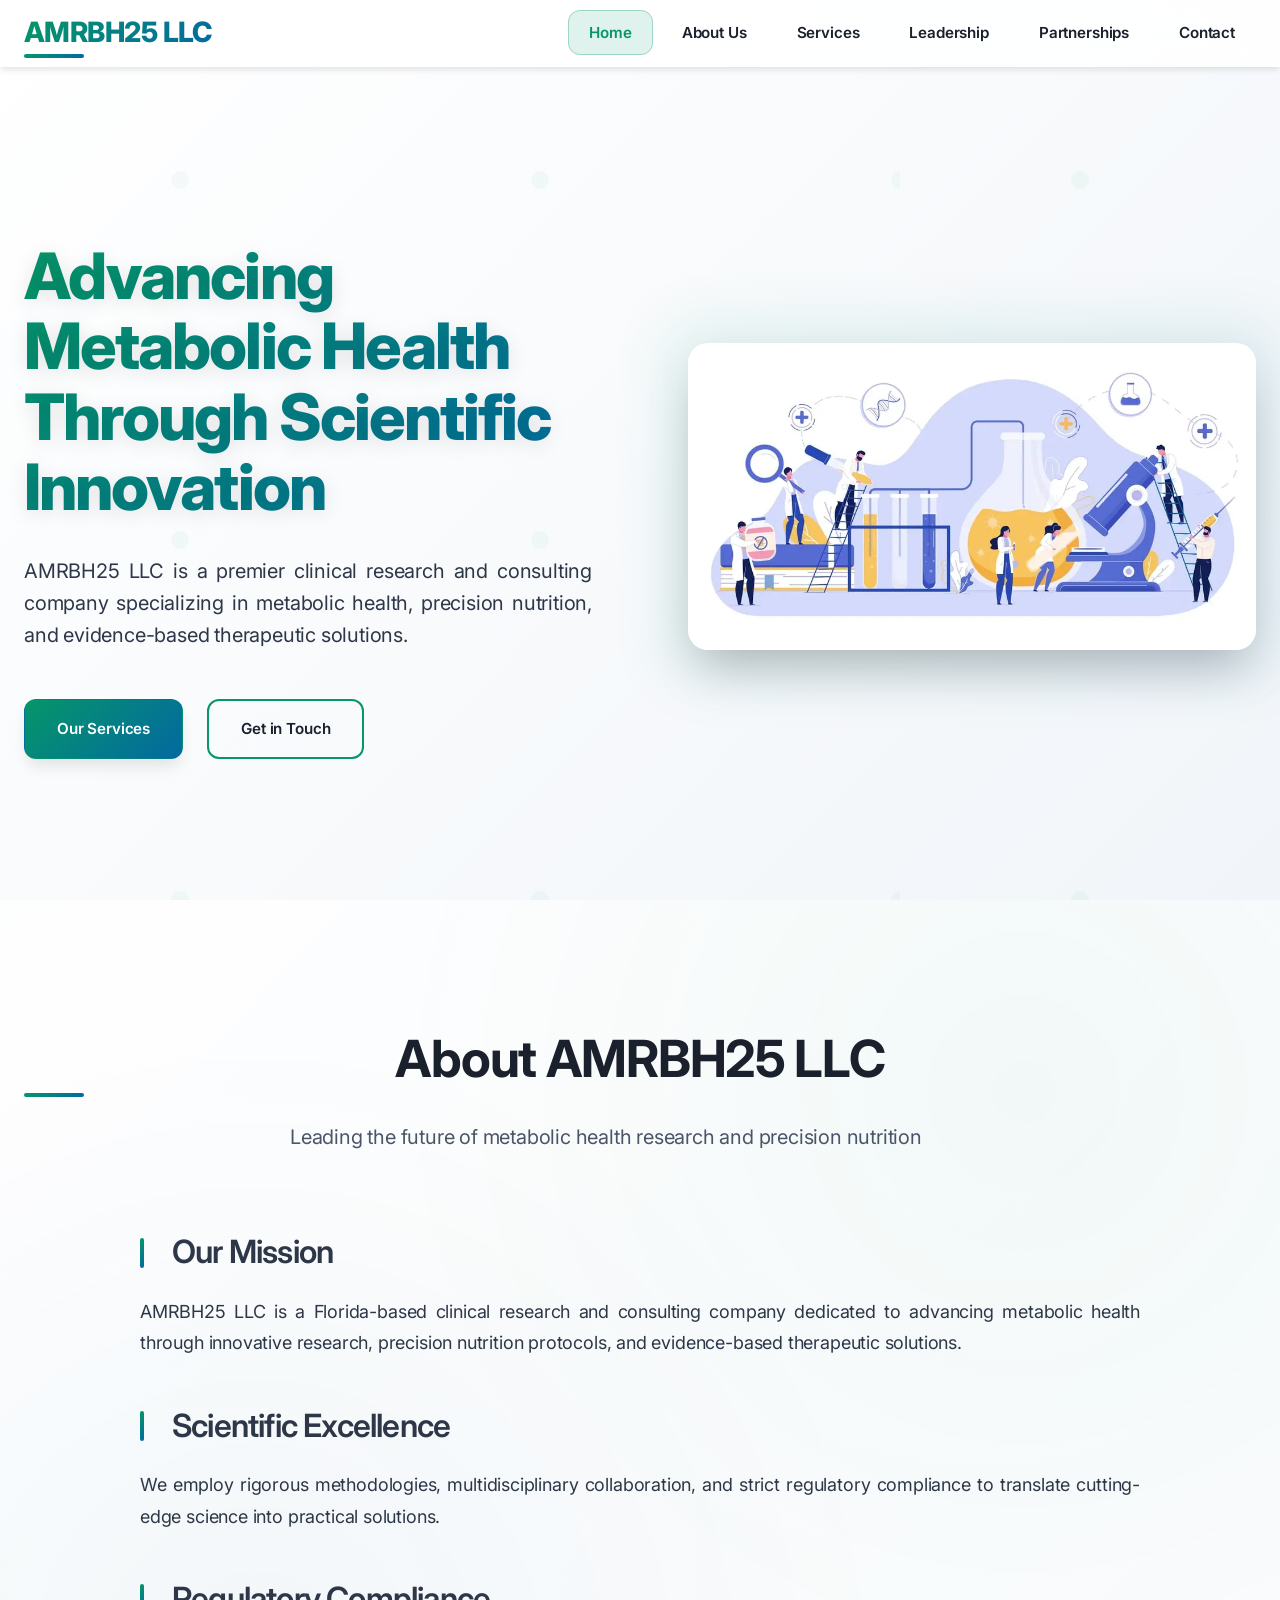
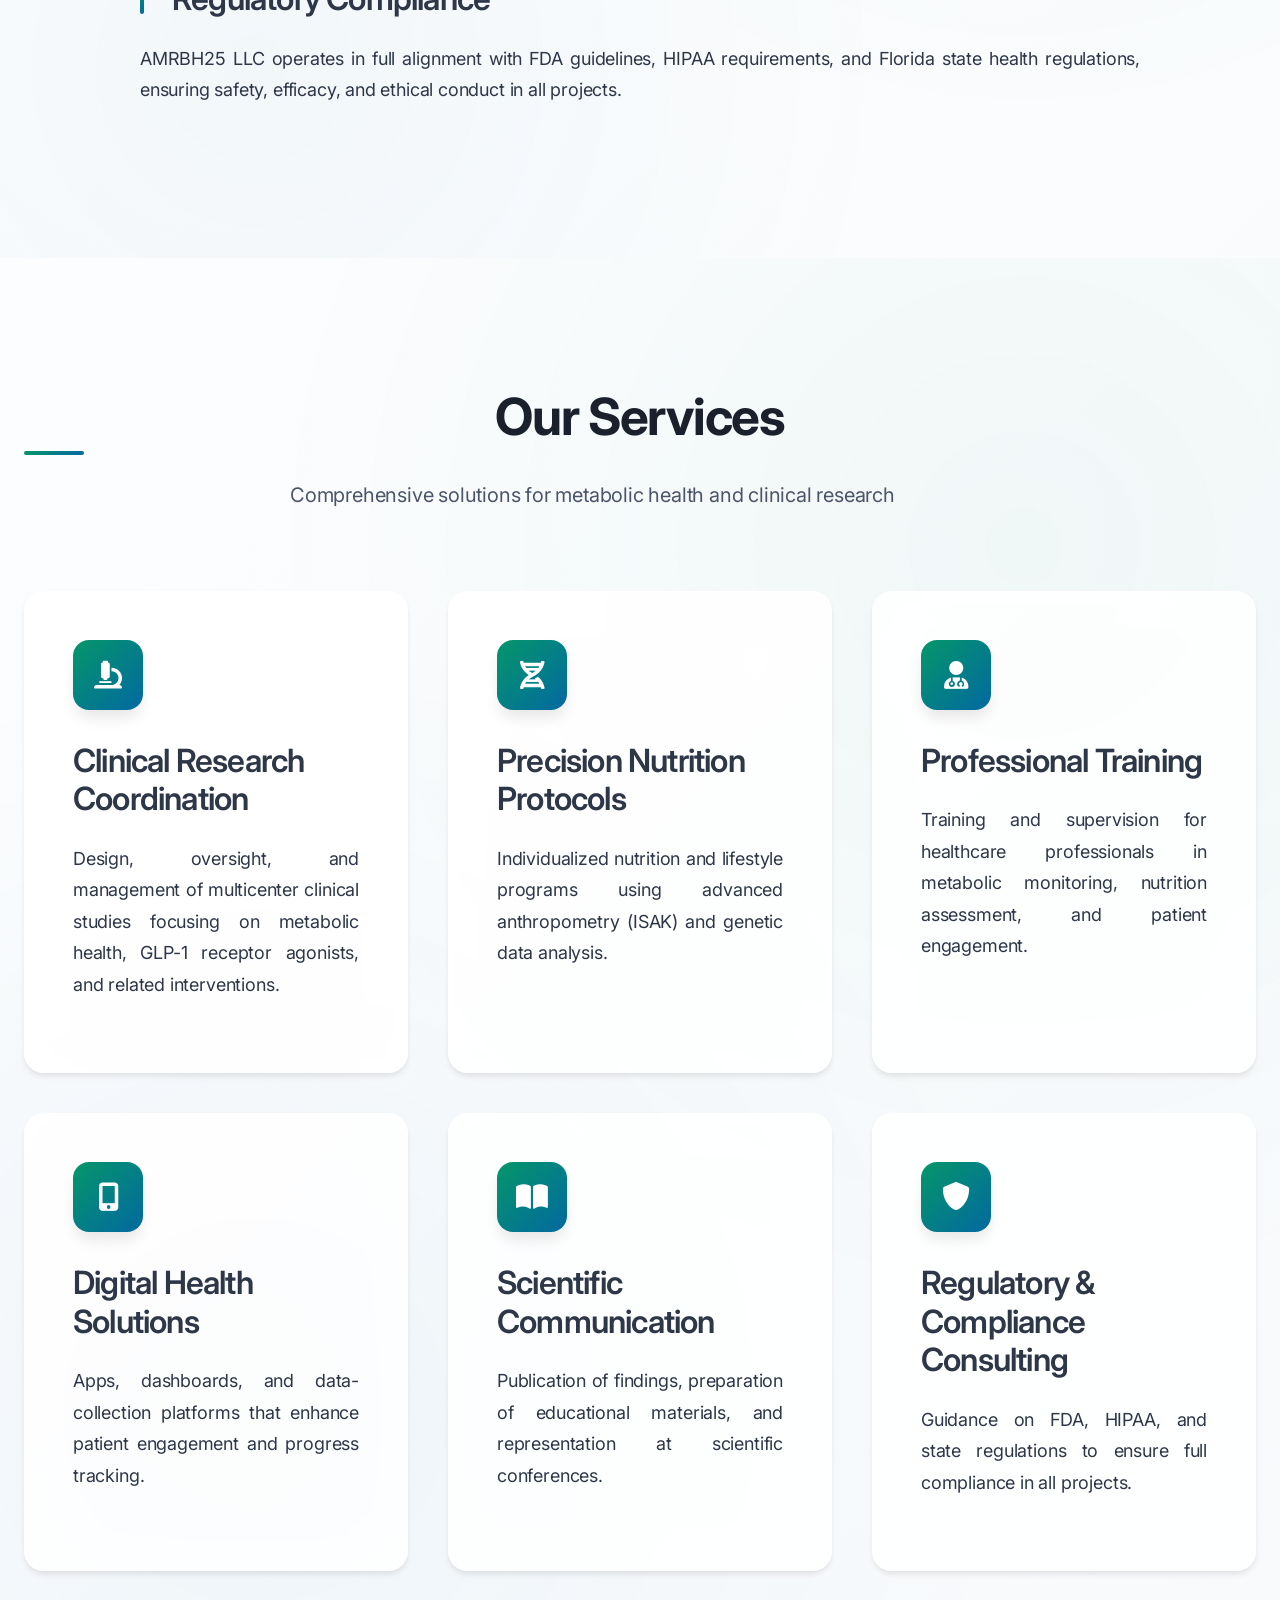
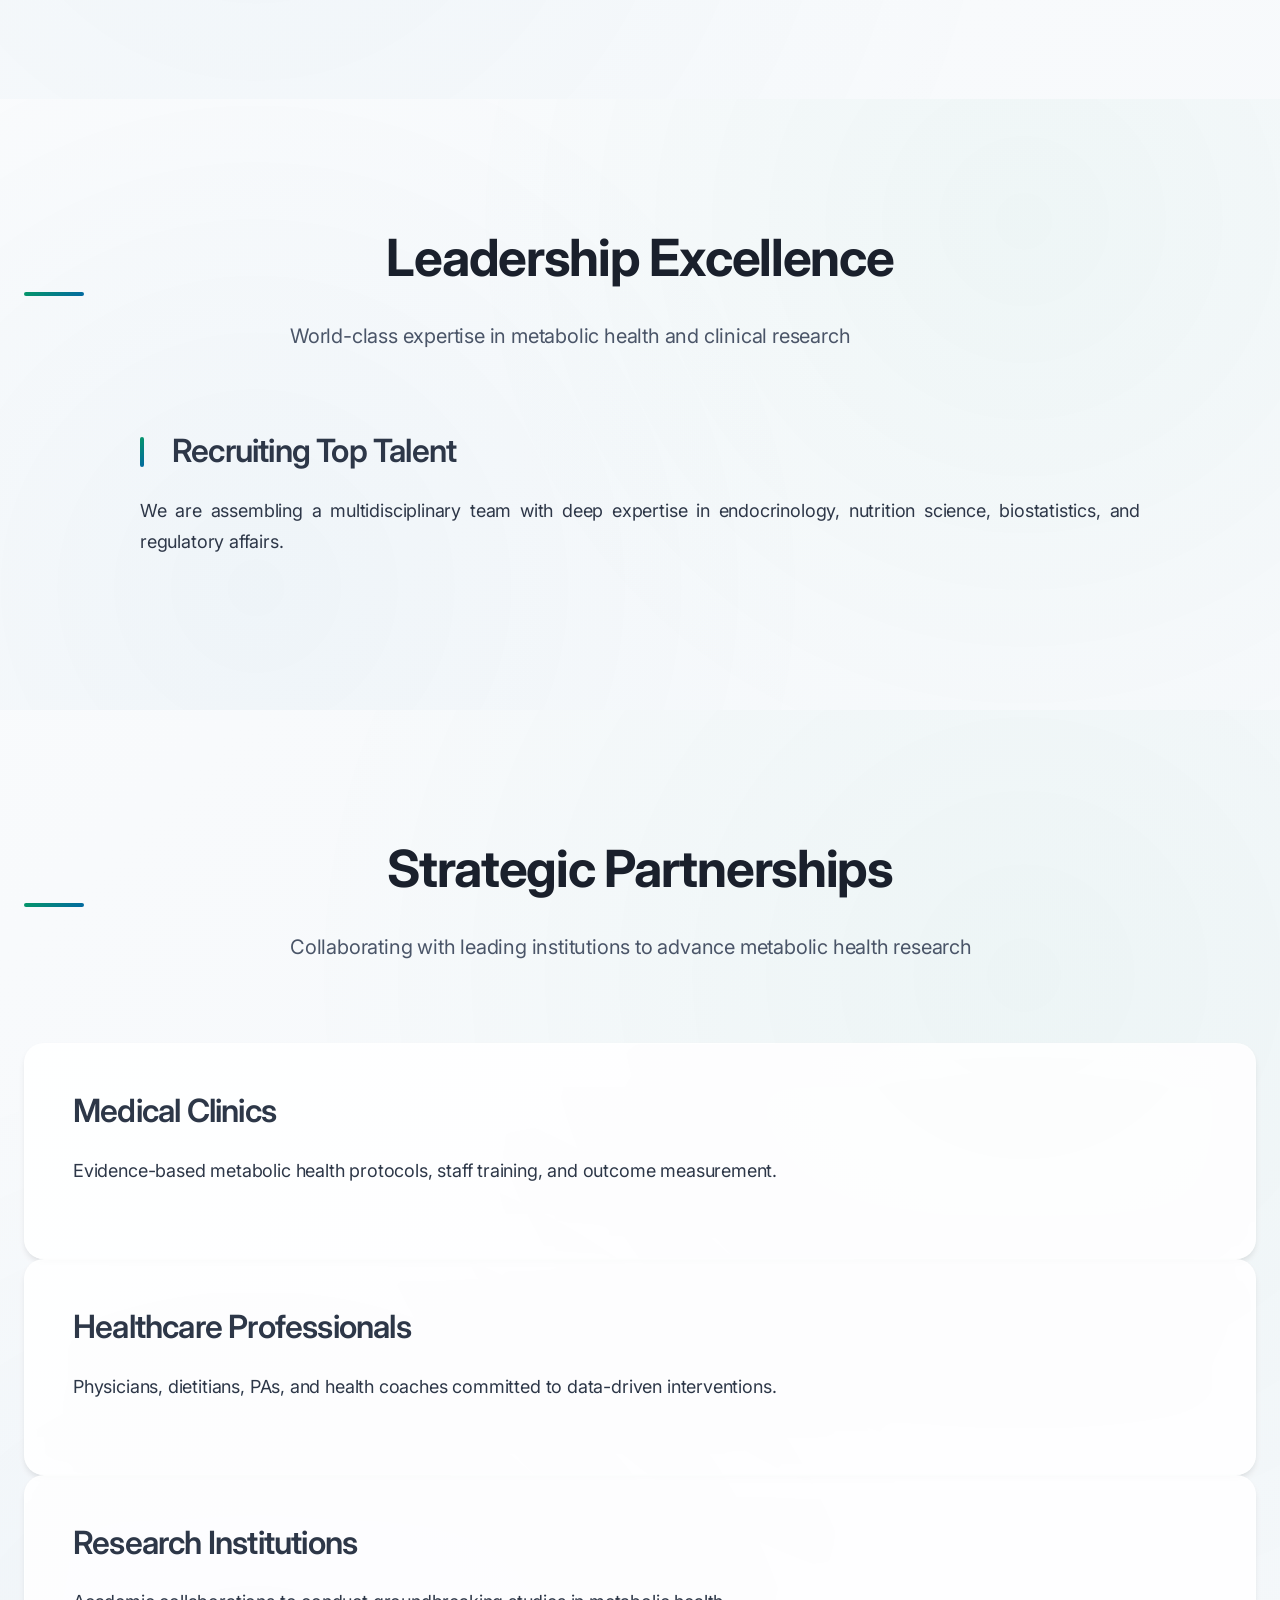
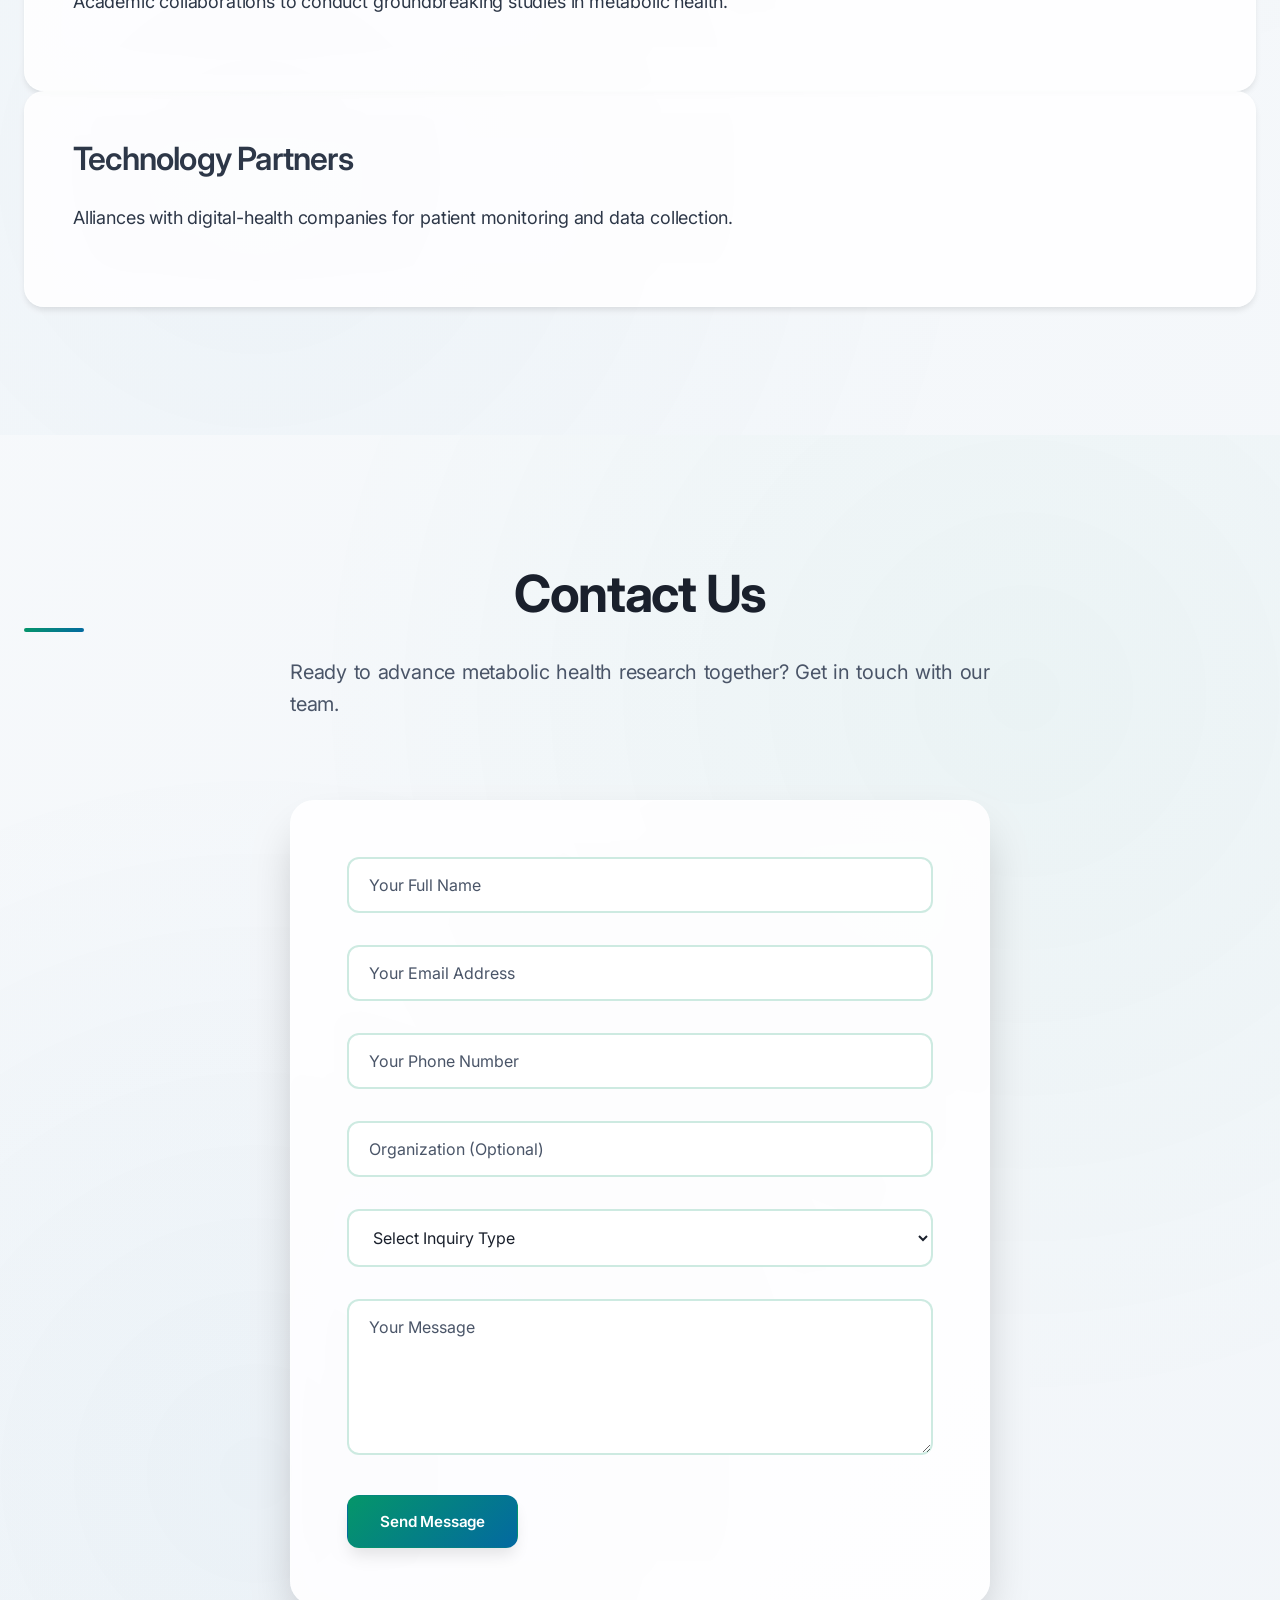
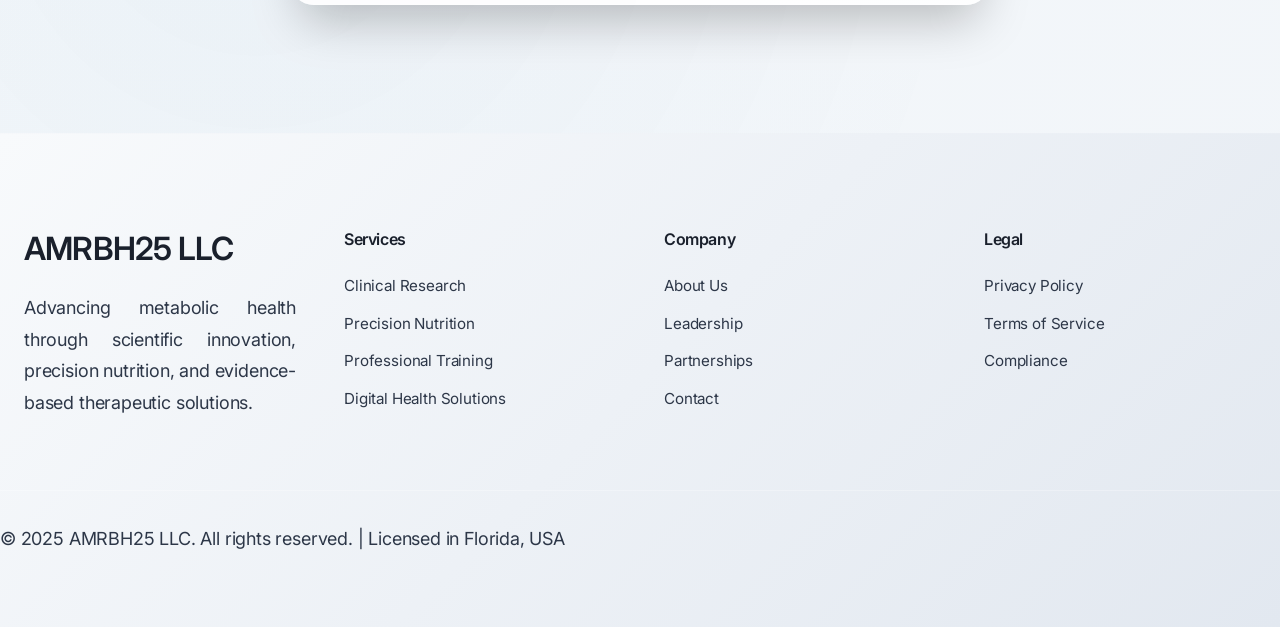
<file: index.html>
<!DOCTYPE html>
<html lang="en">
<head>
  <meta charset="UTF-8" />
  <meta name="viewport" content="width=device-width, initial-scale=1.0" />
  <title>AMRBH25 LLC – Clinical Research & Precision Nutrition Solutions</title>
  <meta name="description" content="AMRBH25 LLC is a US-based clinical research and consulting company specializing in metabolic health, obesity management, and precision nutrition solutions." />
  <link rel="stylesheet" href="styles.css" />
  <link href="https://fonts.googleapis.com/css2?family=Inter:wght@300;400;500;600;700&display=swap" rel="stylesheet" />
  <link rel="stylesheet" href="https://cdnjs.cloudflare.com/ajax/libs/font-awesome/6.0.0/css/all.min.css" />
</head>

<body>
  <!-- ========= NAV ========= -->
  <nav class="navbar">
    <div class="nav-container">
      <div class="nav-logo"><h2>AMRBH25 LLC</h2></div>
      <ul class="nav-menu">
        <li><a href="#home"        class="nav-link">Home</a></li>
        <li><a href="#about"       class="nav-link">About Us</a></li>
        <li><a href="#services"    class="nav-link">Services</a></li>
        <li><a href="#leadership"  class="nav-link">Leadership</a></li>
        <li><a href="#partnerships" class="nav-link">Partnerships</a></li>
        <li><a href="#contact"     class="nav-link">Contact</a></li>
      </ul>
      <div class="hamburger"><span class="bar"></span><span class="bar"></span><span class="bar"></span></div>
    </div>
  </nav>

  <!-- ========= HERO ========= -->
  <section id="home" class="hero">
    <div class="hero-container">
      <div class="hero-content">
        <h1 class="hero-title">Advancing Metabolic Health Through Scientific Innovation</h1>
        <p class="hero-subtitle">AMRBH25 LLC is a premier clinical research and consulting company specializing in metabolic health, precision nutrition, and evidence-based therapeutic solutions.</p>
        <div class="hero-buttons">
          <a href="#services" class="btn btn-primary">Our Services</a>
          <a href="#contact"  class="btn btn-secondary">Get in Touch</a>
        </div>
      </div>
      <div class="hero-image">
        <img src="assets/images/clinical-research-hero.webp" alt="Clinical Research Excellence" />
      </div>
    </div>
  </section>

  <!-- ========= ABOUT ========= -->
  <section id="about" class="about">
    <div class="container">
      <div class="section-header">
        <h2>About AMRBH25 LLC</h2>
        <p class="section-subtitle">Leading the future of metabolic health research and precision nutrition</p>
      </div>

      <div class="about-content">
        <div class="about-text">
          <h3>Our Mission</h3>
          <p>AMRBH25 LLC is a Florida-based clinical research and consulting company dedicated to advancing metabolic health through innovative research, precision nutrition protocols, and evidence-based therapeutic solutions.</p>

          <h3>Scientific Excellence</h3>
          <p>We employ rigorous methodologies, multidisciplinary collaboration, and strict regulatory compliance to translate cutting-edge science into practical solutions.</p>

          <h3>Regulatory Compliance</h3>
          <p>AMRBH25 LLC operates in full alignment with FDA guidelines, HIPAA requirements, and Florida state health regulations, ensuring safety, efficacy, and ethical conduct in all projects.</p>
        </div>
      </div>
    </div>
  </section>

  <!-- ========= SERVICES ========= -->
  <section id="services" class="services">
    <div class="container">
      <div class="section-header">
        <h2>Our Services</h2>
        <p class="section-subtitle">Comprehensive solutions for metabolic health and clinical research</p>
      </div>

      <div class="services-grid">
        <!-- 6 service cards (conteúdo preservado) -->
        <div class="service-card">
          <div class="service-icon"><i class="fas fa-microscope"></i></div>
          <h3>Clinical Research Coordination</h3>
          <p>Design, oversight, and management of multicenter clinical studies focusing on metabolic health, GLP-1 receptor agonists, and related interventions.</p>
        </div>

        <div class="service-card">
          <div class="service-icon"><i class="fas fa-dna"></i></div>
          <h3>Precision Nutrition Protocols</h3>
          <p>Individualized nutrition and lifestyle programs using advanced anthropometry (ISAK) and genetic data analysis.</p>
        </div>

        <div class="service-card">
          <div class="service-icon"><i class="fas fa-user-md"></i></div>
          <h3>Professional Training</h3>
          <p>Training and supervision for healthcare professionals in metabolic monitoring, nutrition assessment, and patient engagement.</p>
        </div>

        <div class="service-card">
          <div class="service-icon"><i class="fas fa-mobile-alt"></i></div>
          <h3>Digital Health Solutions</h3>
          <p>Apps, dashboards, and data-collection platforms that enhance patient engagement and progress tracking.</p>
        </div>

        <div class="service-card">
          <div class="service-icon"><i class="fas fa-book-open"></i></div>
          <h3>Scientific Communication</h3>
          <p>Publication of findings, preparation of educational materials, and representation at scientific conferences.</p>
        </div>

        <div class="service-card">
          <div class="service-icon"><i class="fas fa-shield-alt"></i></div>
          <h3>Regulatory & Compliance Consulting</h3>
          <p>Guidance on FDA, HIPAA, and state regulations to ensure full compliance in all projects.</p>
        </div>
      </div>
    </div>
  </section>

  <!-- ========= LEADERSHIP ========= -->
  <section id="leadership" class="leadership">
    <div class="container">
      <div class="section-header">
        <h2>Leadership Excellence</h2>
        <p class="section-subtitle">World-class expertise in metabolic health and clinical research</p>
      </div>
      <div class="leadership-content">
        <div class="leadership-text">
          <h3>Recruiting Top Talent</h3>
          <p>We are assembling a multidisciplinary team with deep expertise in endocrinology, nutrition science, biostatistics, and regulatory affairs.</p>
        </div>
      </div>
    </div>
  </section>

  <!-- ========= PARTNERSHIPS ========= -->
  <section id="partnerships" class="partnerships">
    <div class="container">
      <div class="section-header">
        <h2>Strategic Partnerships</h2>
        <p class="section-subtitle">Collaborating with leading institutions to advance metabolic health research</p>
      </div>
      <div class="partnerships-content">
        <div class="partnership-category">
          <h3>Medical Clinics</h3>
          <p>Evidence-based metabolic health protocols, staff training, and outcome measurement.</p>
        </div>
        <div class="partnership-category">
          <h3>Healthcare Professionals</h3>
          <p>Physicians, dietitians, PAs, and health coaches committed to data-driven interventions.</p>
        </div>
        <div class="partnership-category">
          <h3>Research Institutions</h3>
          <p>Academic collaborations to conduct groundbreaking studies in metabolic health.</p>
        </div>
        <div class="partnership-category">
          <h3>Technology Partners</h3>
          <p>Alliances with digital-health companies for patient monitoring and data collection.</p>
        </div>
      </div>
    </div>
  </section>

  <!-- ========= CONTACT ========= -->
  <section id="contact" class="contact">
    <div class="container">
      <div class="section-header">
        <h2>Contact Us</h2>
        <p class="section-subtitle">Ready to advance metabolic health research together? Get in touch with our team.</p>
      </div>

      <div class="contact-content">
        <div class="contact-form">
          <!-- ✅ Formspree endpoint -->
          <form id="contactForm" action="https://formspree.io/f/mdkzpawq" method="POST">
            <input type="hidden" name="_subject" value="New message from AMRBH25 website" />

            <div class="form-group">
              <input type="text" name="name" placeholder="Your Full Name" required />
            </div>
            <div class="form-group">
              <input type="email" name="email" placeholder="Your Email Address" required />
            </div>
            <div class="form-group">
              <input type="tel" name="phone" placeholder="Your Phone Number" />
            </div>
            <div class="form-group">
              <input type="text" name="organization" placeholder="Organization (Optional)" />
            </div>
            <div class="form-group">
              <select name="inquiry" required>
                <option value="">Select Inquiry Type</option>
                <option value="research">Clinical Research Collaboration</option>
                <option value="training">Professional Training</option>
                <option value="consulting">Regulatory Consulting</option>
                <option value="partnership">Partnership Opportunities</option>
                <option value="other">Other</option>
              </select>
            </div>
            <div class="form-group">
              <textarea name="message" placeholder="Your Message" rows="6" required></textarea>
            </div>

            <button type="submit" class="btn btn-primary">Send Message</button>
          </form>
        </div>
      </div>
    </div>
  </section>

  <!-- ========= FOOTER ========= -->
  <footer class="footer">
    <div class="container">
      <div class="footer-content">
        <div class="footer-section">
          <h3>AMRBH25 LLC</h3>
          <p>Advancing metabolic health through scientific innovation, precision nutrition, and evidence-based therapeutic solutions.</p>
        </div>

        <div class="footer-section">
          <h4>Services</h4>
          <ul>
            <li><a href="#services">Clinical Research</a></li>
            <li><a href="#services">Precision Nutrition</a></li>
            <li><a href="#services">Professional Training</a></li>
            <li><a href="#services">Digital Health Solutions</a></li>
          </ul>
        </div>

        <div class="footer-section">
          <h4>Company</h4>
          <ul>
            <li><a href="#about">About Us</a></li>
            <li><a href="#leadership">Leadership</a></li>
            <li><a href="#partnerships">Partnerships</a></li>
            <li><a href="#contact">Contact</a></li>
          </ul>
        </div>

        <div class="footer-section">
          <h4>Legal</h4>
          <ul>
            <li><a href="#privacy">Privacy Policy</a></li>
            <li><a href="#terms">Terms of Service</a></li>
            <li><a href="#compliance">Compliance</a></li>
          </ul>
        </div>
      </div>
    </div>
    <div class="footer-bottom">
      <p>&copy; 2025 AMRBH25 LLC. All rights reserved. | Licensed in Florida, USA</p>
    </div>
  </footer>

  <!-- mantém o script para hambúrguer e toast, agora com fetch → Formspree -->
  <script src="script.js"></script>
</body>
</html>
</file>
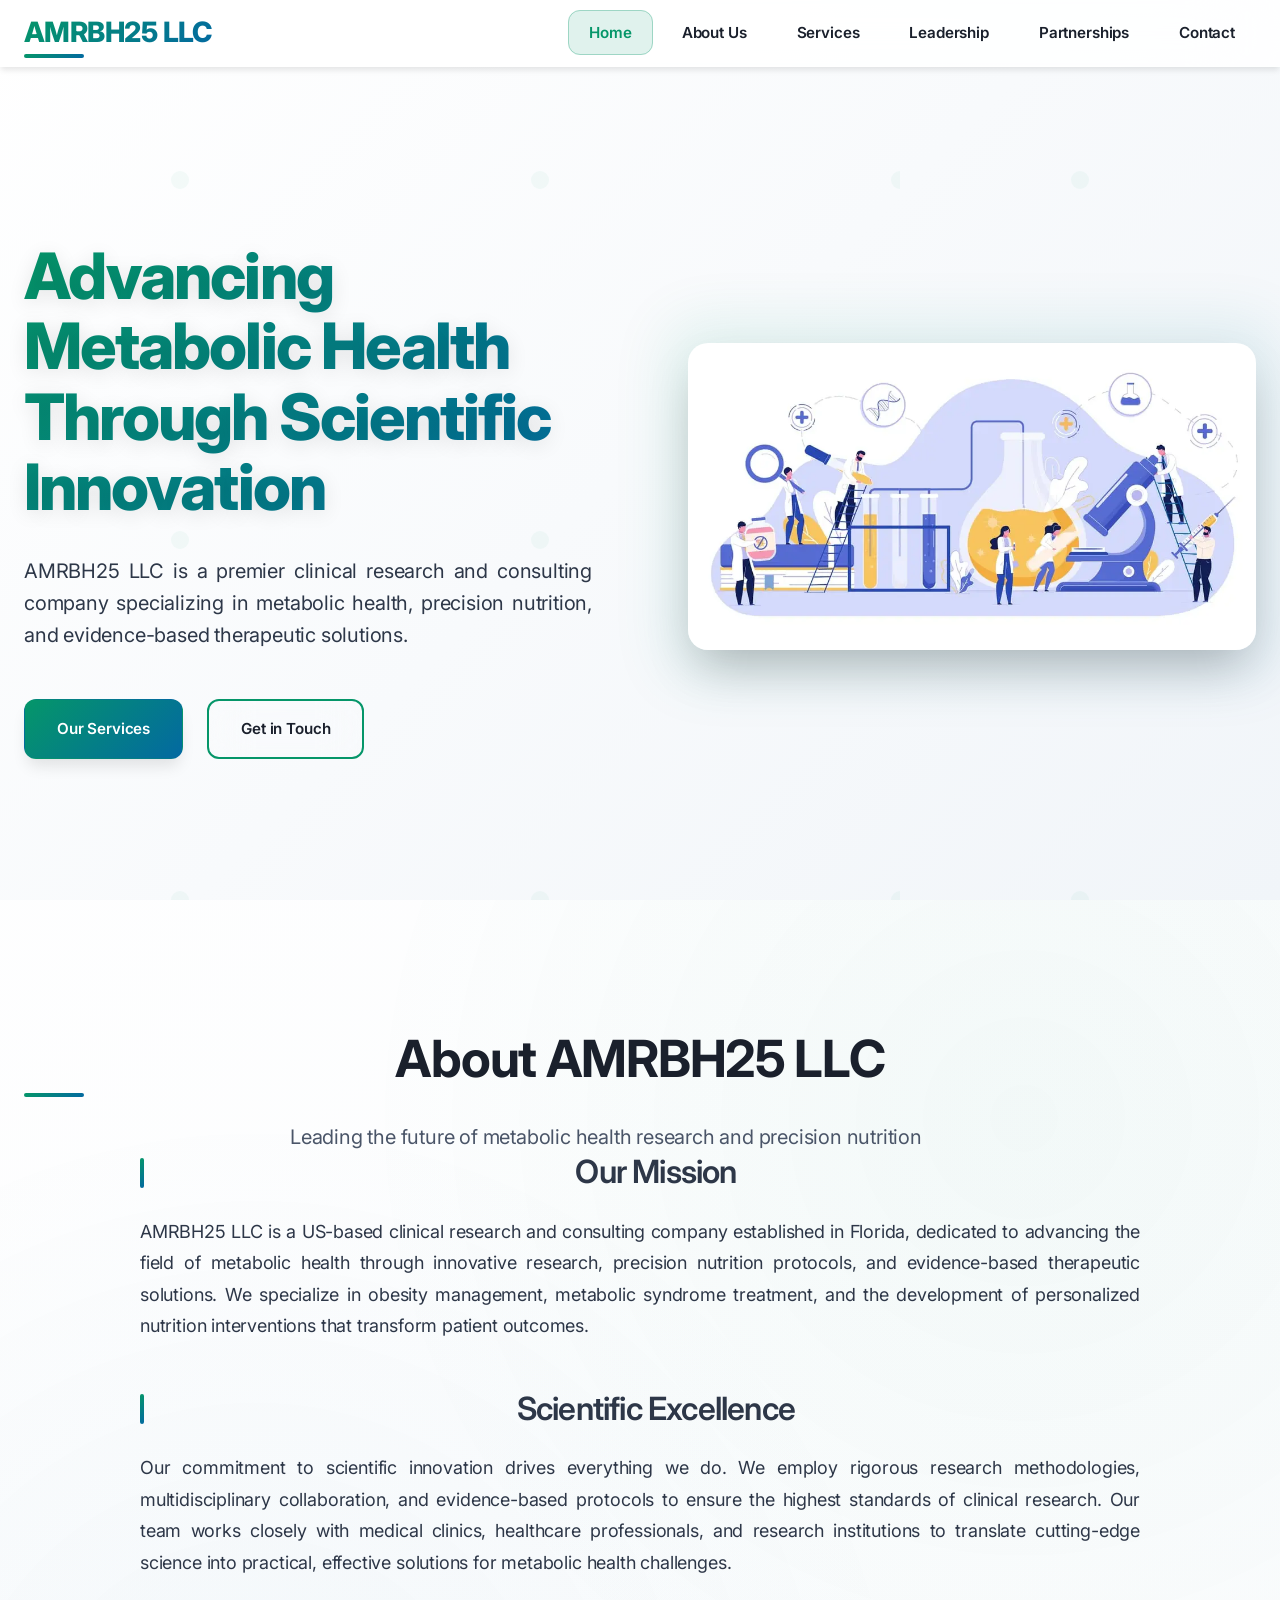
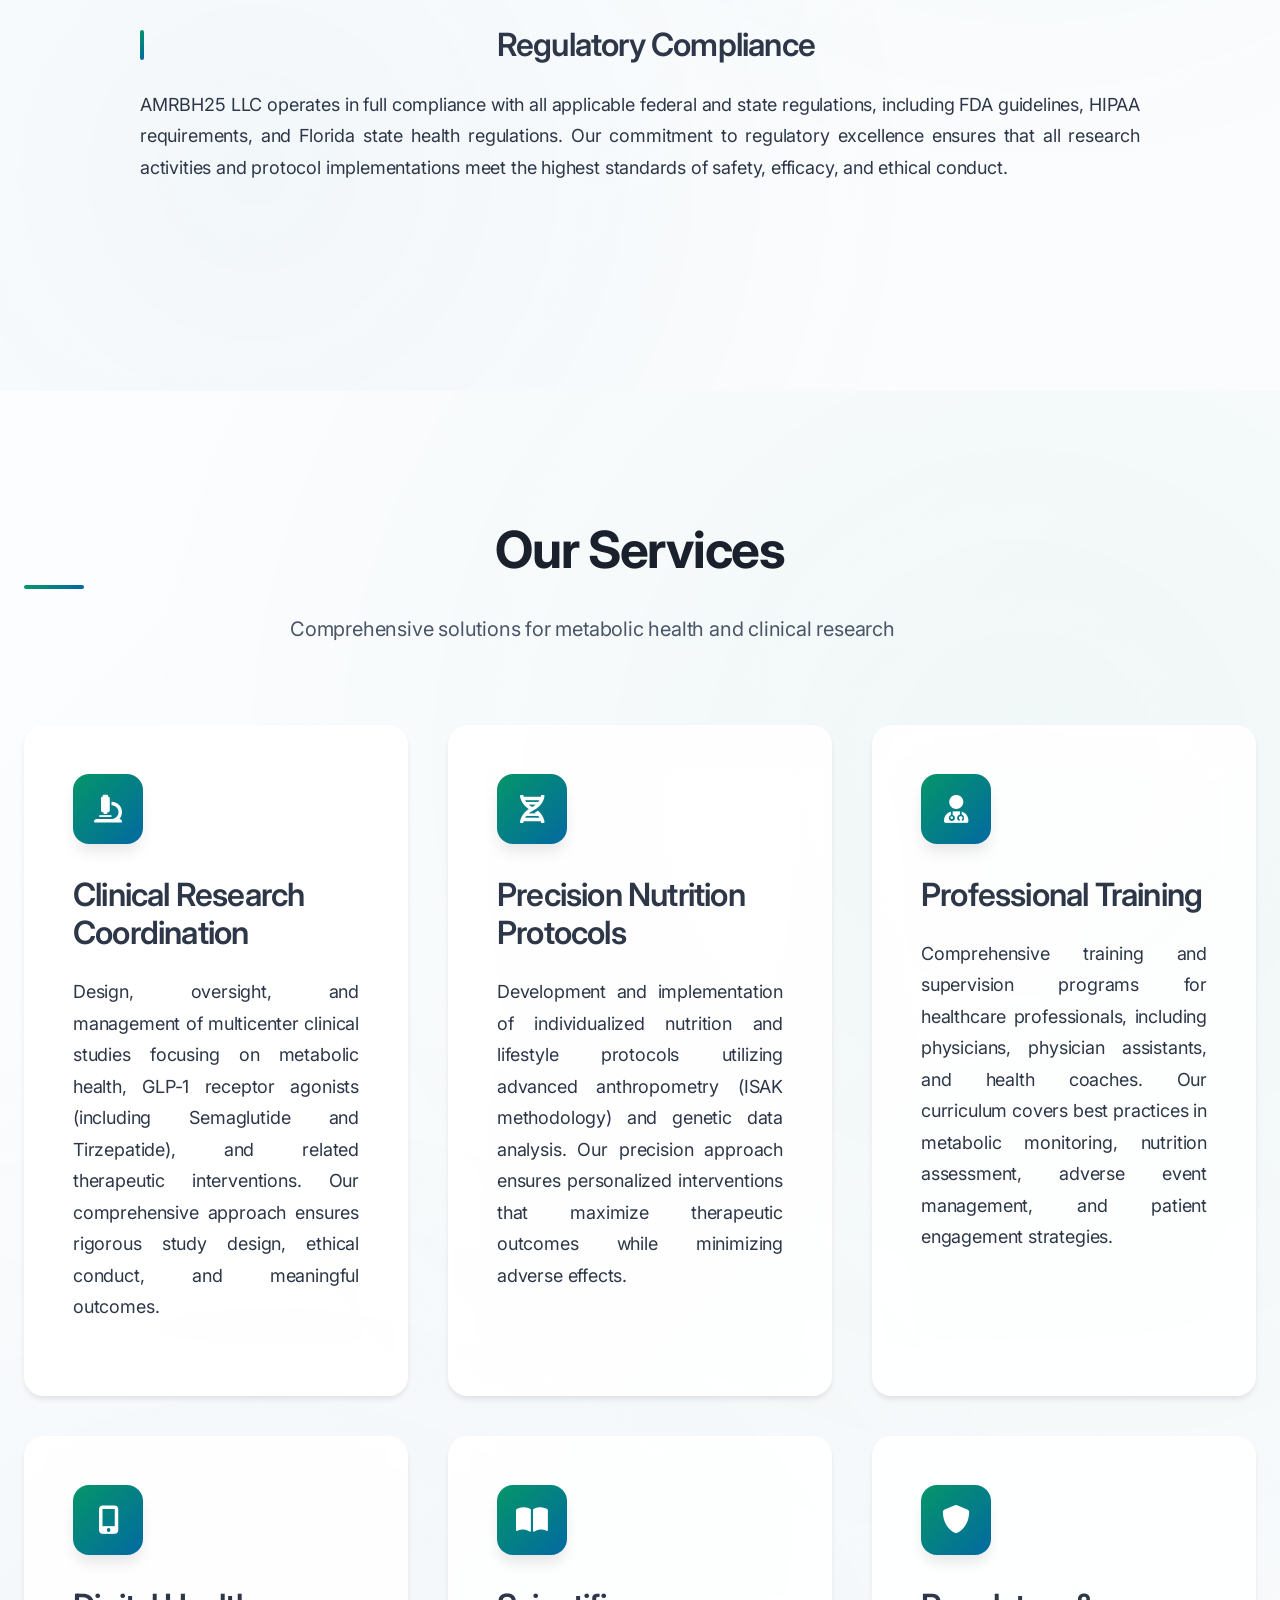
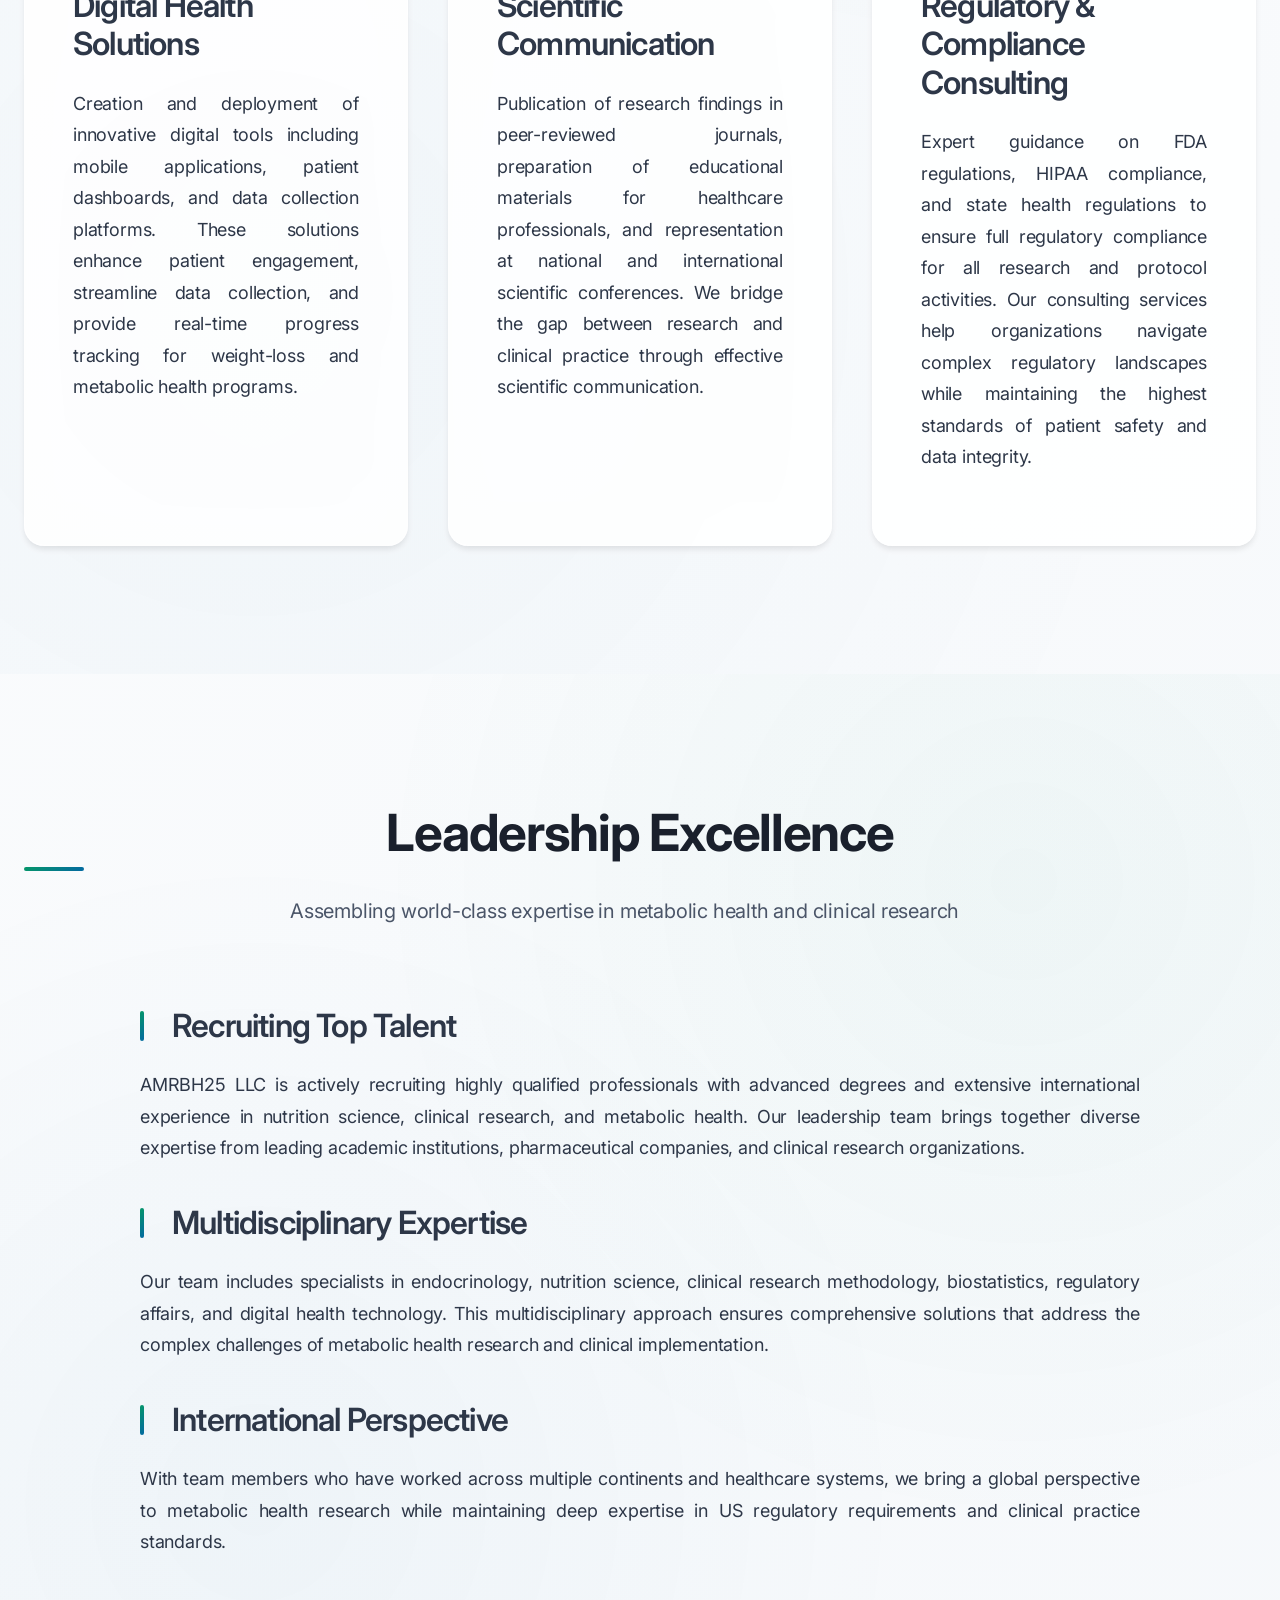
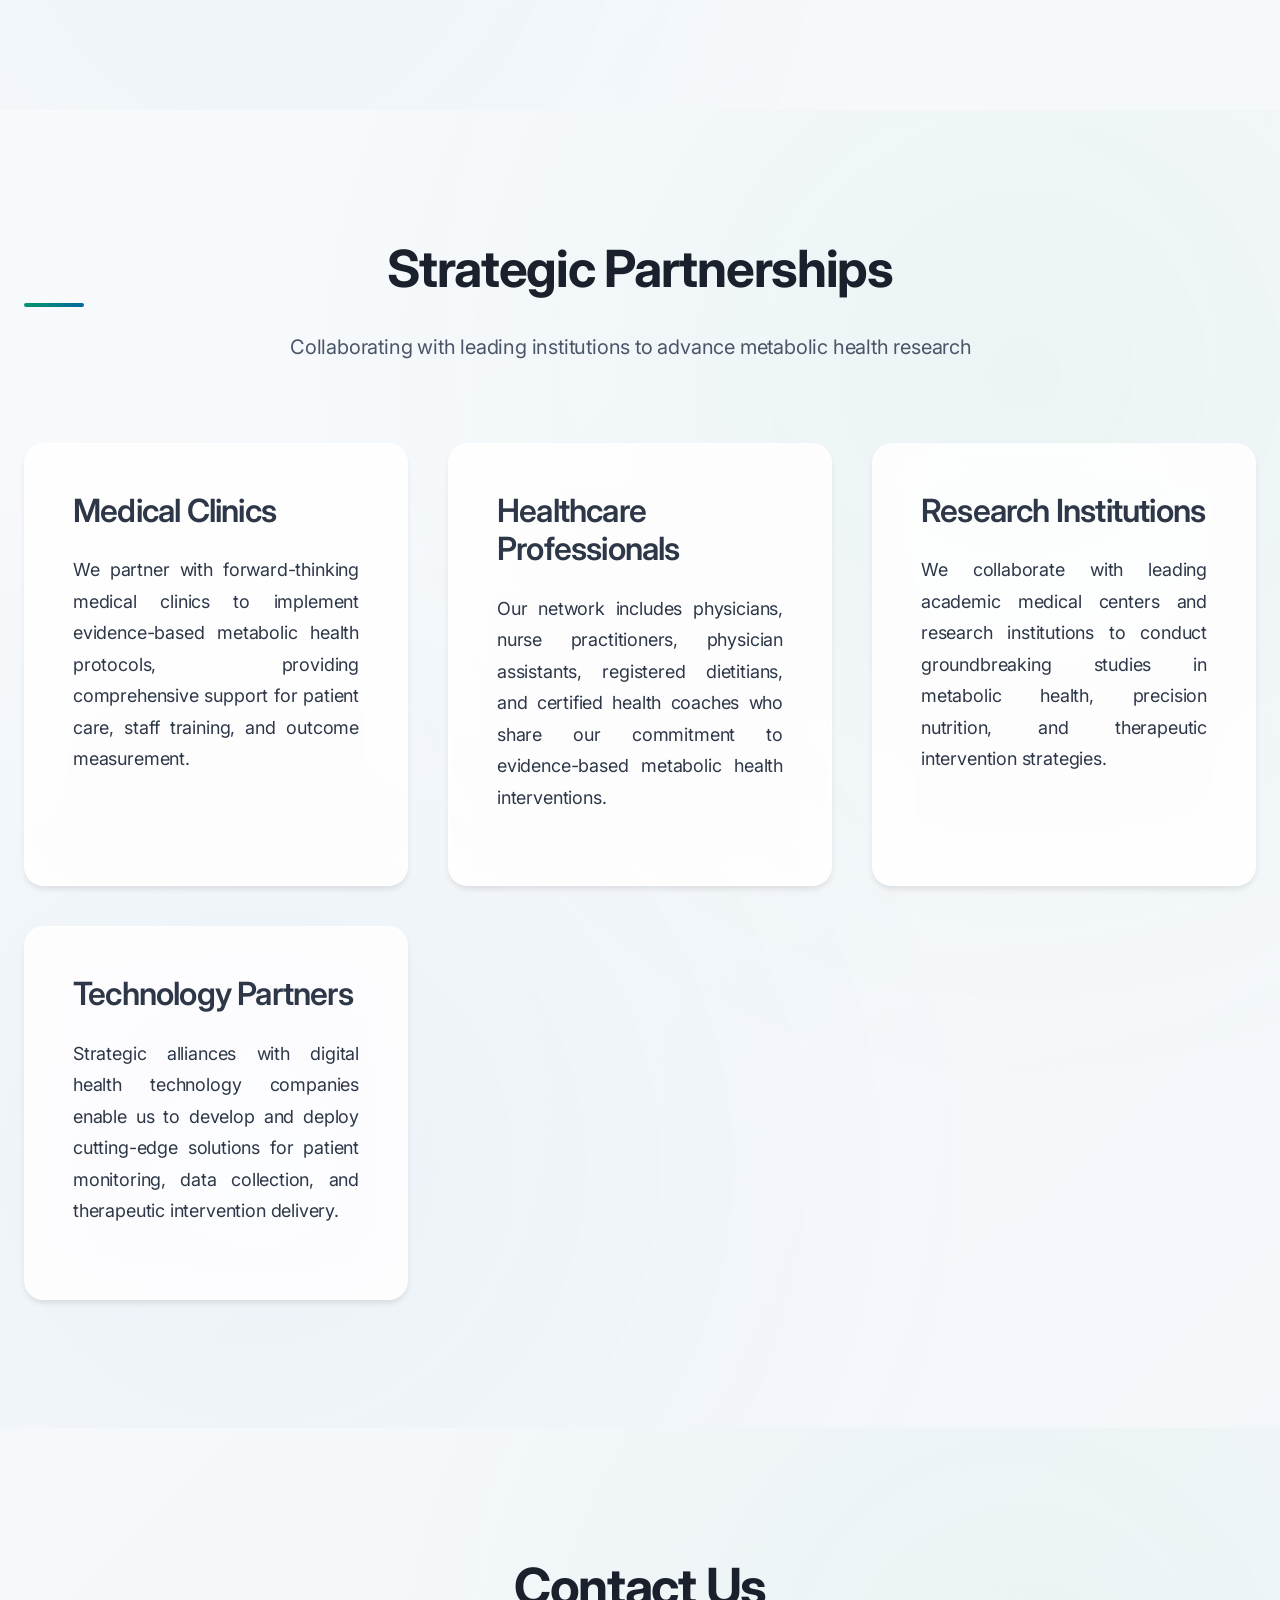
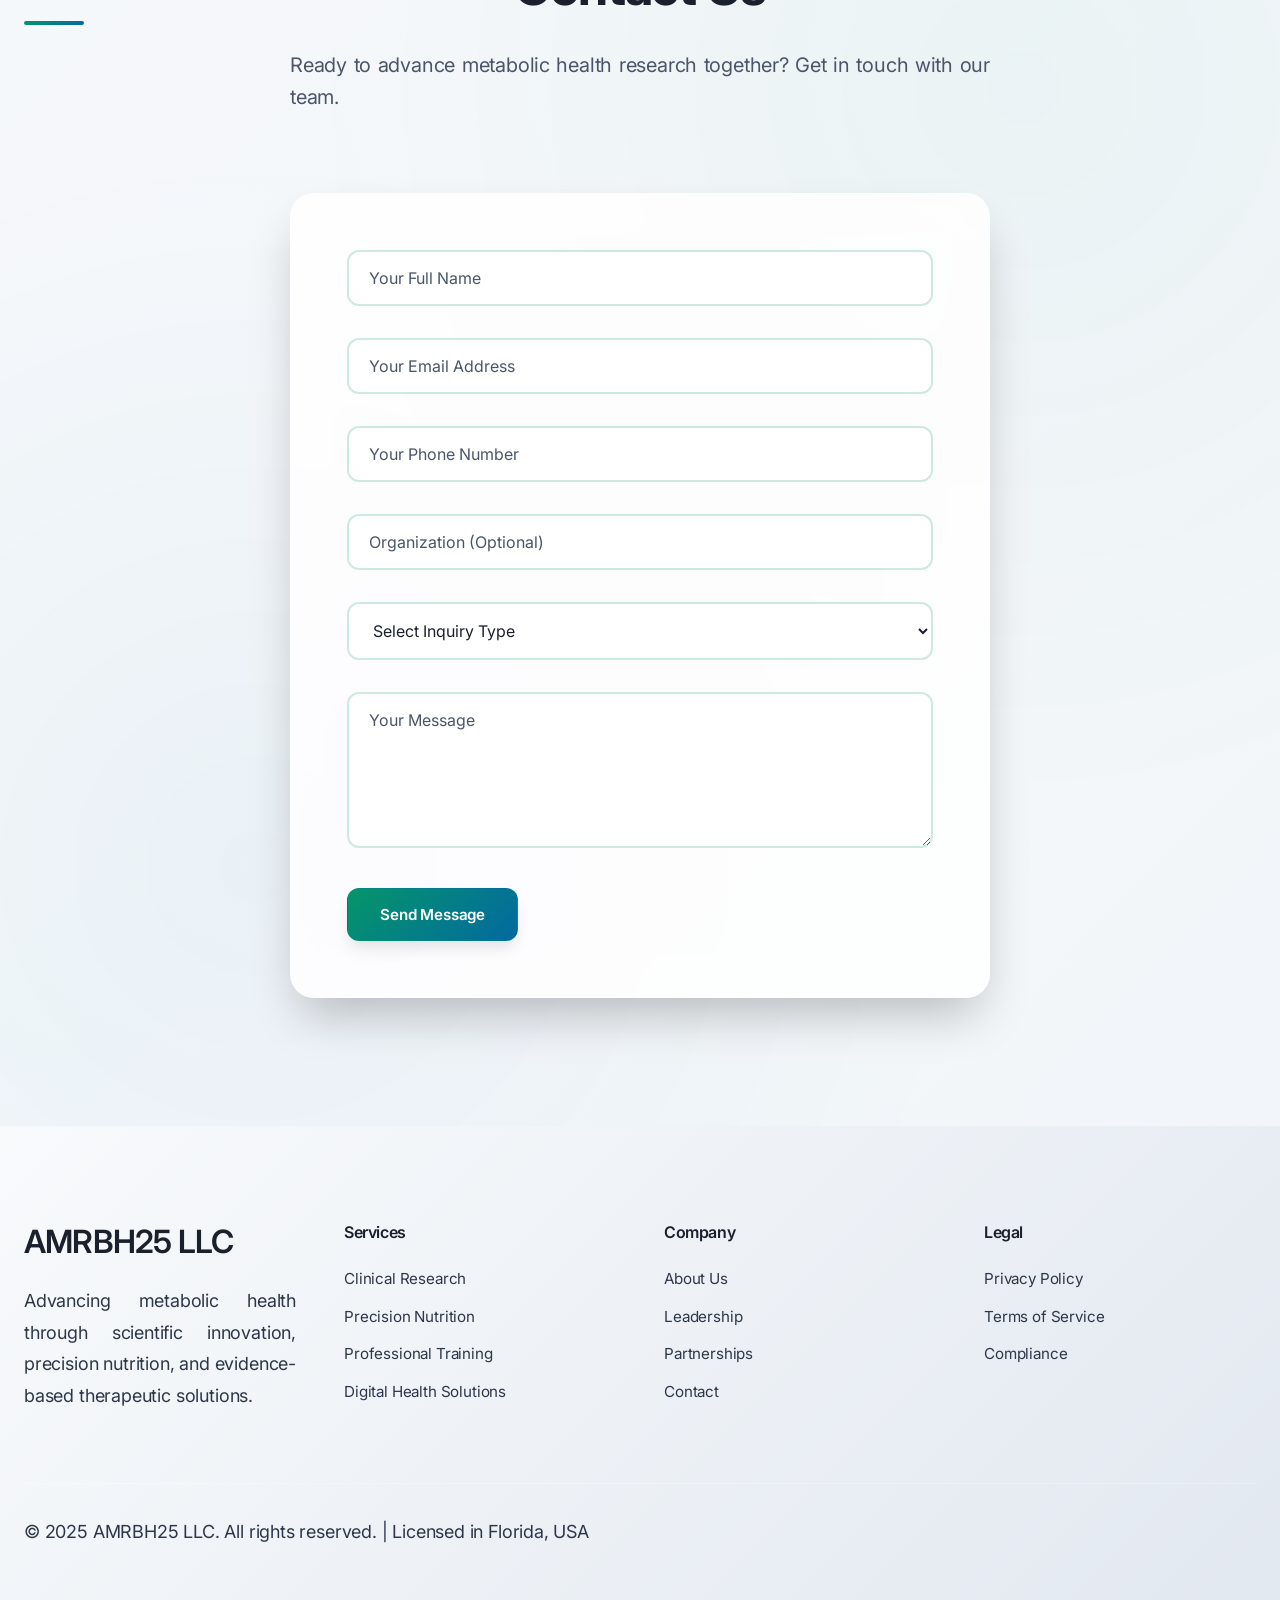
<file: index VF.html>
<!DOCTYPE html>
<html lang="en">
<head>
    <meta charset="UTF-8">
    <meta name="viewport" content="width=device-width, initial-scale=1.0">
    <title>AMRBH25 LLC - Clinical Research & Precision Nutrition Solutions</title>
    <meta name="description" content="AMRBH25 LLC is a leading US-based clinical research and consulting company specializing in metabolic health, obesity management, and precision nutrition solutions.">
    <link rel="stylesheet" href="styles.css">
    <link href="https://fonts.googleapis.com/css2?family=Inter:wght@300;400;500;600;700&display=swap" rel="stylesheet">
    <link rel="stylesheet" href="https://cdnjs.cloudflare.com/ajax/libs/font-awesome/6.0.0/css/all.min.css">
</head>
<body>
    <!-- Navigation -->
    <nav class="navbar">
        <div class="nav-container">
            <div class="nav-logo">
                <h2>AMRBH25 LLC</h2>
            </div>
            <ul class="nav-menu">
                <li class="nav-item">
                    <a href="#home" class="nav-link">Home</a>
                </li>
                <li class="nav-item">
                    <a href="#about" class="nav-link">About Us</a>
                </li>
                <li class="nav-item">
                    <a href="#services" class="nav-link">Services</a>
                </li>
                <li class="nav-item">
                    <a href="#leadership" class="nav-link">Leadership</a>
                </li>
                <li class="nav-item">
                    <a href="#partnerships" class="nav-link">Partnerships</a>
                </li>
                <li class="nav-item">
                    <a href="#contact" class="nav-link">Contact</a>
                </li>
            </ul>
            <div class="hamburger">
                <span class="bar"></span>
                <span class="bar"></span>
                <span class="bar"></span>
            </div>
        </div>
    </nav>

    <!-- Hero Section -->
    <section id="home" class="hero">
        <div class="hero-container">
            <div class="hero-content">
                <h1 class="hero-title">Advancing Metabolic Health Through Scientific Innovation</h1>
                <p class="hero-subtitle">AMRBH25 LLC is a premier clinical research and consulting company specializing in metabolic health, precision nutrition, and evidence-based therapeutic solutions.</p>
                <div class="hero-buttons">
                    <a href="#services" class="btn btn-primary">Our Services</a>
                    <a href="#contact" class="btn btn-secondary">Get in Touch</a>
                </div>
            </div>
            <div class="hero-image">
                <img src="assets/images/clinical-research-hero.webp" alt="Clinical Research Excellence">
            </div>
        </div>
    </section>

    <!-- About Us Section -->
    <section id="about" class="about">
        <div class="container">
            <div class="section-header">
                <h2>About AMRBH25 LLC</h2>
                <p class="section-subtitle">Leading the future of metabolic health research and precision nutrition</p>
                      <div class="about-content">
                <div class="about-text">
                    <h3>Our Mission</h3>
                    <p>AMRBH25 LLC is a US-based clinical research and consulting company established in Florida, dedicated to advancing the field of metabolic health through innovative research, precision nutrition protocols, and evidence-based therapeutic solutions. We specialize in obesity management, metabolic syndrome treatment, and the development of personalized nutrition interventions that transform patient outcomes.</p>
                    
                    <h3>Scientific Excellence</h3>
                    <p>Our commitment to scientific innovation drives everything we do. We employ rigorous research methodologies, multidisciplinary collaboration, and evidence-based protocols to ensure the highest standards of clinical research. Our team works closely with medical clinics, healthcare professionals, and research institutions to translate cutting-edge science into practical, effective solutions for metabolic health challenges.</p>
                    
                    <h3>Regulatory Compliance</h3>
                    <p>AMRBH25 LLC operates in full compliance with all applicable federal and state regulations, including FDA guidelines, HIPAA requirements, and Florida state health regulations. Our commitment to regulatory excellence ensures that all research activities and protocol implementations meet the highest standards of safety, efficacy, and ethical conduct.</p>
                </div>
            </div> </div>
    </section>

    <!-- Services Section -->
    <section id="services" class="services">
        <div class="container">
            <div class="section-header">
                <h2>Our Services</h2>
                <p class="section-subtitle">Comprehensive solutions for metabolic health and clinical research</p>
            </div>
            <div class="services-grid">
                <div class="service-card">
                    <div class="service-icon">
                        <i class="fas fa-microscope"></i>
                    </div>
                    <h3>Clinical Research Coordination</h3>
                    <p>Design, oversight, and management of multicenter clinical studies focusing on metabolic health, GLP-1 receptor agonists (including Semaglutide and Tirzepatide), and related therapeutic interventions. Our comprehensive approach ensures rigorous study design, ethical conduct, and meaningful outcomes.</p>
                </div>
                
                <div class="service-card">
                    <div class="service-icon">
                        <i class="fas fa-dna"></i>
                    </div>
                    <h3>Precision Nutrition Protocols</h3>
                    <p>Development and implementation of individualized nutrition and lifestyle protocols utilizing advanced anthropometry (ISAK methodology) and genetic data analysis. Our precision approach ensures personalized interventions that maximize therapeutic outcomes while minimizing adverse effects.</p>
                </div>
                
                <div class="service-card">
                    <div class="service-icon">
                        <i class="fas fa-user-md"></i>
                    </div>
                    <h3>Professional Training</h3>
                    <p>Comprehensive training and supervision programs for healthcare professionals, including physicians, physician assistants, and health coaches. Our curriculum covers best practices in metabolic monitoring, nutrition assessment, adverse event management, and patient engagement strategies.</p>
                </div>
                
                <div class="service-card">
                    <div class="service-icon">
                        <i class="fas fa-mobile-alt"></i>
                    </div>
                    <h3>Digital Health Solutions</h3>
                    <p>Creation and deployment of innovative digital tools including mobile applications, patient dashboards, and data collection platforms. These solutions enhance patient engagement, streamline data collection, and provide real-time progress tracking for weight-loss and metabolic health programs.</p>
                </div>
                
                <div class="service-card">
                    <div class="service-icon">
                        <i class="fas fa-book-open"></i>
                    </div>
                    <h3>Scientific Communication</h3>
                    <p>Publication of research findings in peer-reviewed journals, preparation of educational materials for healthcare professionals, and representation at national and international scientific conferences. We bridge the gap between research and clinical practice through effective scientific communication.</p>
                </div>
                
                <div class="service-card">
                    <div class="service-icon">
                        <i class="fas fa-shield-alt"></i>
                    </div>
                    <h3>Regulatory & Compliance Consulting</h3>
                    <p>Expert guidance on FDA regulations, HIPAA compliance, and state health regulations to ensure full regulatory compliance for all research and protocol activities. Our consulting services help organizations navigate complex regulatory landscapes while maintaining the highest standards of patient safety and data integrity.</p>
                </div>
            </div>
        </div>
    </section>

    <!-- Leadership Section -->
    <section id="leadership" class="leadership">
        <div class="container">
            <div class="section-header">
                <h2>Leadership Excellence</h2>
                <p class="section-subtitle">Assembling world-class expertise in metabolic health and clinical research</p>
            </div>
            <div class="leadership-content">
                <div class="leadership-text">
                    <h3>Recruiting Top Talent</h3>
                    <p>AMRBH25 LLC is actively recruiting highly qualified professionals with advanced degrees and extensive international experience in nutrition science, clinical research, and metabolic health. Our leadership team brings together diverse expertise from leading academic institutions, pharmaceutical companies, and clinical research organizations.</p>
                    
                    <h3>Multidisciplinary Expertise</h3>
                    <p>Our team includes specialists in endocrinology, nutrition science, clinical research methodology, biostatistics, regulatory affairs, and digital health technology. This multidisciplinary approach ensures comprehensive solutions that address the complex challenges of metabolic health research and clinical implementation.</p>
                    
                    <h3>International Perspective</h3>
                    <p>With team members who have worked across multiple continents and healthcare systems, we bring a global perspective to metabolic health research while maintaining deep expertise in US regulatory requirements and clinical practice standards.</p>
                </div>
            </div>
        </div>
    </section>

    <!-- Partnerships Section -->
    <section id="partnerships" class="partnerships">
        <div class="container">
            <div class="section-header">
                <h2>Strategic Partnerships</h2>
                <p class="section-subtitle">Collaborating with leading institutions to advance metabolic health research</p>
            </div>
            <div class="partnerships-content">
                <div class="partnership-categories">
                    <div class="partnership-category">
                        <h3>Medical Clinics</h3>
                        <p>We partner with forward-thinking medical clinics to implement evidence-based metabolic health protocols, providing comprehensive support for patient care, staff training, and outcome measurement.</p>
                    </div>
                    
                    <div class="partnership-category">
                        <h3>Healthcare Professionals</h3>
                        <p>Our network includes physicians, nurse practitioners, physician assistants, registered dietitians, and certified health coaches who share our commitment to evidence-based metabolic health interventions.</p>
                    </div>
                    
                    <div class="partnership-category">
                        <h3>Research Institutions</h3>
                        <p>We collaborate with leading academic medical centers and research institutions to conduct groundbreaking studies in metabolic health, precision nutrition, and therapeutic intervention strategies.</p>
                    </div>
                    
                    <div class="partnership-category">
                        <h3>Technology Partners</h3>
                        <p>Strategic alliances with digital health technology companies enable us to develop and deploy cutting-edge solutions for patient monitoring, data collection, and therapeutic intervention delivery.</p>
                    </div>
                </div>
            </div>
        </div>
    </section>

    <!-- Contact Section -->
    <section id="contact" class="contact">
        <div class="container">
            <div class="section-header">
                <h2>Contact Us</h2>
                <p class="section-subtitle">Ready to advance metabolic health research together? Get in touch with our team.</p>
            </div>
            <div class="contact-content">
                <div class="contact-form">
                    <form id="contactForm">
                        <div class="form-group">
                            <input type="text" id="name" name="name" placeholder="Your Full Name" required>
                        </div>
                        <div class="form-group">
                            <input type="email" id="email" name="email" placeholder="Your Email Address" required>
                        </div>
                        <div class="form-group">
                            <input type="tel" id="phone" name="phone" placeholder="Your Phone Number" required>
                        </div>
                        <div class="form-group">
                            <input type="text" id="organization" name="organization" placeholder="Organization (Optional)">
                        </div>
                        <div class="form-group">
                            <select id="inquiry" name="inquiry" required>
                                <option value="">Select Inquiry Type</option>
                                <option value="research">Clinical Research Collaboration</option>
                                <option value="training">Professional Training</option>
                                <option value="consulting">Regulatory Consulting</option>
                                <option value="partnership">Partnership Opportunities</option>
                                <option value="other">Other</option>
                            </select>
                        </div>
                        <div class="form-group">
                            <textarea id="message" name="message" placeholder="Your Message" rows="6" required></textarea>
                        </div>
                        <button type="submit" class="btn btn-primary">Send Message</button>
                    </form>
                </div>
            </div>
        </div>
    </section>

    <!-- Footer -->
    <footer class="footer">
        <div class="container">
            <div class="footer-content">
                <div class="footer-section">
                    <h3>AMRBH25 LLC</h3>
                    <p>Advancing metabolic health through scientific innovation, precision nutrition, and evidence-based therapeutic solutions.</p>
                </div>
                
                <div class="footer-section">
                    <h4>Services</h4>
                    <ul>
                        <li><a href="#services">Clinical Research</a></li>
                        <li><a href="#services">Precision Nutrition</a></li>
                        <li><a href="#services">Professional Training</a></li>
                        <li><a href="#services">Digital Health Solutions</a></li>
                    </ul>
                </div>
                
                <div class="footer-section">
                    <h4>Company</h4>
                    <ul>
                        <li><a href="#about">About Us</a></li>
                        <li><a href="#leadership">Leadership</a></li>
                        <li><a href="#partnerships">Partnerships</a></li>
                        <li><a href="#contact">Contact</a></li>
                    </ul>
                </div>
                
                <div class="footer-section">
                    <h4>Legal</h4>
                    <ul>
                        <li><a href="#privacy">Privacy Policy</a></li>
                        <li><a href="#terms">Terms of Service</a></li>
                        <li><a href="#compliance">Compliance</a></li>
                    </ul>
                </div>
            </div>
            
            <div class="footer-bottom">
                <p>&copy; 2025 AMRBH25 LLC. All rights reserved. | Licensed in Florida, USA</p>
            </div>
        </div>
    </footer>

    <script src="script.js"></script>
</body>
</html>
</file>
<file: styles.css>
/* Ultra-Advanced Reset and Base Styles */
* {
    margin: 0;
    padding: 0;
    box-sizing: border-box;
}

:root {
    /* Ultra-sophisticated color system with 4 standardized tones */
    --primary-dark: #1a202c;      /* Deep charcoal for primary text */
    --primary-medium: #2d3748;    /* Medium gray for secondary text */
    --primary-light: #4a5568;     /* Light gray for accent text */
    --primary-subtle: #718096;    /* Subtle gray for muted text */
    
    /* Sophisticated accent colors */
    --accent-emerald: #059669;    /* Professional emerald */
    --accent-sapphire: #0369a1;  /* Professional sapphire */
    --accent-amber: #d97706;      /* Professional amber */
    --accent-rose: #e11d48;       /* Professional rose */
    
    /* Advanced gradients */
    --gradient-primary: linear-gradient(135deg, #059669 0%, #0369a1 100%);
    --gradient-secondary: linear-gradient(135deg, #f8fafc 0%, #e2e8f0 100%);
    --gradient-accent: linear-gradient(135deg, #d97706 0%, #e11d48 100%);
    --gradient-background: linear-gradient(135deg, #ffffff 0%, #f8fafc 50%, #f1f5f9 100%);
    
    /* Ultra-premium glass effects */
    --glass-primary: rgba(255, 255, 255, 0.85);
    --glass-secondary: rgba(255, 255, 255, 0.65);
    --glass-border: rgba(255, 255, 255, 0.25);
    --glass-shadow: 0 25px 50px -12px rgba(0, 0, 0, 0.25);
    
    /* Advanced shadows */
    --shadow-subtle: 0 4px 6px -1px rgba(0, 0, 0, 0.1);
    --shadow-medium: 0 10px 15px -3px rgba(0, 0, 0, 0.1);
    --shadow-large: 0 25px 50px -12px rgba(0, 0, 0, 0.25);
    --shadow-premium: 0 35px 60px -12px rgba(0, 0, 0, 0.3);
}

/* Ultra-Premium Typography System */
@import url('https://fonts.googleapis.com/css2?family=Inter:wght@300;400;500;600;700;800;900&display=swap');

html {
    scroll-behavior: smooth;
    overflow-x: hidden;
    font-size: 16px;
}

body {
    font-family: 'Inter', -apple-system, BlinkMacSystemFont, 'Segoe UI', Roboto, sans-serif;
    line-height: 1.6;
    color: var(--primary-dark);
    background: var(--gradient-background);
    overflow-x: hidden;
    position: relative;
    font-weight: 400;
    letter-spacing: -0.01em;
    text-rendering: optimizeLegibility;
    -webkit-font-smoothing: antialiased;
    -moz-osx-font-smoothing: grayscale;
}

/* Ultra-Advanced Background Effects */
body::before {
    content: '';
    position: fixed;
    top: 0;
    left: 0;
    width: 100%;
    height: 100%;
    background: 
        radial-gradient(circle at 20% 80%, rgba(5, 150, 105, 0.08) 0%, transparent 50%),
        radial-gradient(circle at 80% 20%, rgba(3, 105, 161, 0.08) 0%, transparent 50%),
        radial-gradient(circle at 40% 40%, rgba(217, 119, 6, 0.05) 0%, transparent 50%);
    z-index: -1;
    animation: sophisticatedShift 40s ease-in-out infinite;
}

@keyframes sophisticatedShift {
    0%, 100% { opacity: 1; transform: scale(1); }
    33% { opacity: 0.8; transform: scale(1.05); }
    66% { opacity: 0.9; transform: scale(0.95); }
}

.container {
    max-width: 1400px;
    margin: 0 auto;
    padding: 0 24px;
}

/* Ultra-Sophisticated Typography Hierarchy */
h1, h2, h3, h4, h5, h6 {
    font-family: 'Inter', sans-serif;
    font-weight: 700;
    line-height: 1.2;
    margin-bottom: 1.5rem;
    color: var(--primary-dark);
    letter-spacing: -0.025em;
}

h1 {
    font-size: clamp(3rem, 5vw, 5rem);
    font-weight: 800;
    background: var(--gradient-primary);
    -webkit-background-clip: text;
    -webkit-text-fill-color: transparent;
    background-clip: text;
    text-shadow: 0 4px 20px rgba(0, 0, 0, 0.1);
    letter-spacing: -0.03em;
}

h2 {
    font-size: clamp(2.5rem, 4vw, 3.5rem);
    font-weight: 700;
    color: var(--primary-dark);
    position: relative;
}

h2::after {
    content: '';
    position: absolute;
    bottom: -8px;
    left: 0;
    width: 60px;
    height: 4px;
    background: var(--gradient-primary);
    border-radius: 2px;
}

h3 {
    font-size: clamp(1.5rem, 3vw, 2rem);
    font-weight: 600;
    color: var(--primary-medium);
    margin-bottom: 1rem;
}

p {
    font-family: 'Inter', sans-serif;
    margin-bottom: 1.5rem;
    color: var(--primary-medium);
    font-size: 1.125rem;
    line-height: 1.75;
    font-weight: 400;
    text-align: justify;
    text-justify: inter-word;
    letter-spacing: -0.01em;
}

/* Ultra-Premium Navigation System */
.navbar {
    position: fixed;
    top: 0;
    width: 100%;
    background: var(--glass-primary);
    backdrop-filter: blur(40px);
    -webkit-backdrop-filter: blur(40px);
    border-bottom: 1px solid var(--glass-border);
    z-index: 1000;
    padding: 1rem 0;
    transition: all 0.4s cubic-bezier(0.4, 0, 0.2, 1);
    box-shadow: var(--shadow-subtle);
}

.navbar.scrolled {
    background: var(--glass-secondary);
    box-shadow: var(--shadow-medium);
    padding: 0.75rem 0;
}

.nav-container {
    max-width: 1400px;
    margin: 0 auto;
    padding: 0 24px;
    display: flex;
    justify-content: space-between;
    align-items: center;
}

.nav-logo h2 {
    font-family: 'Inter', sans-serif;
    font-size: 1.75rem;
    font-weight: 800;
    margin: 0;
    background: var(--gradient-primary);
    -webkit-background-clip: text;
    -webkit-text-fill-color: transparent;
    background-clip: text;
    letter-spacing: -0.02em;
    text-shadow: none;
}

.nav-menu {
    display: flex;
    list-style: none;
    gap: 0.5rem;
    align-items: center;
}

.nav-link {
    font-family: 'Inter', sans-serif;
    text-decoration: none;
    color: var(--primary-dark);
    font-weight: 600;
    font-size: 0.95rem;
    transition: all 0.3s cubic-bezier(0.4, 0, 0.2, 1);
    position: relative;
    padding: 0.75rem 1.25rem;
    border-radius: 12px;
    letter-spacing: -0.01em;
    background: transparent;
    border: 1px solid transparent;
}

.nav-link:hover {
    color: var(--accent-emerald);
    background: rgba(5, 150, 105, 0.08);
    border-color: rgba(5, 150, 105, 0.2);
    transform: translateY(-1px);
    box-shadow: var(--shadow-subtle);
}

.nav-link.active {
    color: var(--accent-emerald);
    background: rgba(5, 150, 105, 0.12);
    border-color: rgba(5, 150, 105, 0.3);
}

/* Ultra-Premium Mobile Navigation */
.hamburger {
    display: none;
    flex-direction: column;
    cursor: pointer;
    padding: 0.5rem;
    border-radius: 8px;
    transition: all 0.3s ease;
}

.hamburger:hover {
    background: rgba(5, 150, 105, 0.08);
}

.bar {
    width: 24px;
    height: 2px;
    background: var(--primary-dark);
    margin: 3px 0;
    transition: 0.3s;
    border-radius: 1px;
}

/* Ultra-Sophisticated Button System */
.btn {
    font-family: 'Inter', sans-serif;
    display: inline-flex;
    align-items: center;
    justify-content: center;
    padding: 1rem 2rem;
    border-radius: 12px;
    text-decoration: none;
    font-weight: 600;
    font-size: 0.95rem;
    transition: all 0.4s cubic-bezier(0.4, 0, 0.2, 1);
    border: none;
    cursor: pointer;
    position: relative;
    overflow: hidden;
    letter-spacing: -0.01em;
    min-width: 140px;
    text-align: center;
}

.btn::before {
    content: '';
    position: absolute;
    top: 0;
    left: -100%;
    width: 100%;
    height: 100%;
    background: linear-gradient(90deg, transparent, rgba(255, 255, 255, 0.2), transparent);
    transition: left 0.6s;
}

.btn:hover::before {
    left: 100%;
}

.btn-primary {
    background: var(--gradient-primary);
    color: white;
    box-shadow: var(--shadow-medium);
    border: 1px solid transparent;
}

.btn-primary:hover {
    transform: translateY(-2px);
    box-shadow: var(--shadow-large);
}

.btn-secondary {
    background: transparent;
    color: var(--primary-dark);
    border: 2px solid var(--accent-emerald);
    backdrop-filter: blur(20px);
}

.btn-secondary:hover {
    background: var(--accent-emerald);
    color: white;
    transform: translateY(-2px);
    box-shadow: var(--shadow-medium);
}

/* Ultra-Premium Hero Section */
.hero {
    min-height: 100vh;
    display: flex;
    align-items: center;
    position: relative;
    overflow: hidden;
    background: var(--gradient-background);
    padding-top: 100px;
}

.hero::before {
    content: '';
    position: absolute;
    top: 0;
    left: 0;
    right: 0;
    bottom: 0;
    background: url('data:image/svg+xml,<svg xmlns="http://www.w3.org/2000/svg" viewBox="0 0 100 100"><defs><pattern id="sophisticated" width="40" height="40" patternUnits="userSpaceOnUse"><circle cx="20" cy="20" r="1" fill="rgba(5,150,105,0.06)"/></pattern></defs><rect width="100" height="100" fill="url(%23sophisticated)"/></svg>');
    opacity: 0.7;
    animation: sophisticatedFloat 12s ease-in-out infinite;
}

@keyframes sophisticatedFloat {
    0%, 100% { transform: translateY(0px) rotate(0deg); }
    50% { transform: translateY(-20px) rotate(1deg); }
}

.hero-container {
    max-width: 1400px;
    margin: 0 auto;
    padding: 0 24px;
    display: grid;
    grid-template-columns: 1fr 1fr;
    gap: 6rem;
    align-items: center;
    position: relative;
    z-index: 2;
}

.hero-content {
    animation: sophisticatedSlideIn 1.2s ease-out;
}

@keyframes sophisticatedSlideIn {
    from {
        opacity: 0;
        transform: translateX(-40px);
    }
    to {
        opacity: 1;
        transform: translateX(0);
    }
}

.hero-title {
    margin-bottom: 2rem;
    line-height: 1.1;
}

.hero-subtitle {
    font-size: 1.25rem;
    margin-bottom: 3rem;
    line-height: 1.6;
    color: var(--primary-medium);
    font-weight: 400;
}

.hero-buttons {
    display: flex;
    gap: 1.5rem;
    flex-wrap: wrap;
}

.hero-image {
    position: relative;
    animation: sophisticatedSlideInRight 1.2s ease-out;
}

@keyframes sophisticatedSlideInRight {
    from {
        opacity: 0;
        transform: translateX(40px);
    }
    to {
        opacity: 1;
        transform: translateX(0);
    }
}

.hero-image::before {
    content: '';
    position: absolute;
    top: -20px;
    left: -20px;
    right: -20px;
    bottom: -20px;
    background: var(--gradient-primary);
    border-radius: 24px;
    opacity: 0.1;
    filter: blur(30px);
    z-index: -1;
}

.hero-image img {
    width: 100%;
    height: auto;
    border-radius: 20px;
    box-shadow: var(--shadow-large);
    transition: transform 0.6s cubic-bezier(0.4, 0, 0.2, 1);
}

.hero-image:hover img {
    transform: scale(1.02) rotateY(2deg);
}

/* Ultra-Sophisticated Section Headers */
.section-header {
    text-align: center;
    margin-bottom: 5rem;
    position: relative;
}

.section-subtitle {
    font-size: 1.25rem;
    color: var(--primary-light);
    max-width: 700px;
    margin: 2rem auto 0;
    line-height: 1.6;
    font-weight: 400;
}

/* Ultra-Premium Section Styling */
.about, .services, .leadership, .partnerships, .contact {
    padding: 8rem 0;
    position: relative;
}

.about::before, .services::before, .leadership::before, .partnerships::before, .contact::before {
    content: '';
    position: absolute;
    top: 0;
    left: 0;
    right: 0;
    bottom: 0;
    background: 
        radial-gradient(circle at 80% 20%, rgba(5, 150, 105, 0.04) 0%, transparent 50%),
        radial-gradient(circle at 20% 80%, rgba(3, 105, 161, 0.04) 0%, transparent 50%);
    z-index: -1;
}

/* Ultra-Sophisticated About Section */
.about-content {
    max-width: 1000px;
    margin: 0 auto;
}

.about-text h3 {
    margin-top: 3rem;
    margin-bottom: 1.5rem;
    position: relative;
    padding-left: 2rem;
}

.about-text h3:first-child {
    margin-top: 0;
}

.about-text h3::before {
    content: '';
    position: absolute;
    left: 0;
    top: 50%;
    transform: translateY(-50%);
    width: 4px;
    height: 30px;
    background: var(--gradient-primary);
    border-radius: 2px;
}

/* Ultra-Premium Services Grid */
.services-grid {
    display: grid;
    grid-template-columns: repeat(auto-fit, minmax(380px, 1fr));
    gap: 2.5rem;
}

.service-card {
    background: var(--glass-primary);
    backdrop-filter: blur(40px);
    -webkit-backdrop-filter: blur(40px);
    padding: 3rem;
    border-radius: 20px;
    border: 1px solid var(--glass-border);
    transition: all 0.5s cubic-bezier(0.4, 0, 0.2, 1);
    position: relative;
    overflow: hidden;
    box-shadow: var(--shadow-subtle);
}

.service-card::before {
    content: '';
    position: absolute;
    top: 0;
    left: 0;
    right: 0;
    bottom: 0;
    background: var(--gradient-primary);
    opacity: 0;
    transition: opacity 0.3s ease;
}

.service-card:hover {
    transform: translateY(-8px);
    box-shadow: var(--shadow-premium);
}

.service-card:hover::before {
    opacity: 0.03;
}

.service-icon {
    width: 70px;
    height: 70px;
    background: var(--gradient-primary);
    border-radius: 16px;
    display: flex;
    align-items: center;
    justify-content: center;
    margin-bottom: 2rem;
    position: relative;
    z-index: 2;
    box-shadow: var(--shadow-medium);
}

.service-icon i {
    font-size: 1.75rem;
    color: white;
}

.service-card h3 {
    margin-bottom: 1.5rem;
    position: relative;
    z-index: 2;
    padding-left: 0;
}

.service-card h3::before {
    display: none;
}

.service-card p {
    position: relative;
    z-index: 2;
    color: var(--primary-medium);
}/* Ultra-Sophisticated Leadership Section */
.leadership-content {
    max-width: 1000px;
    margin: 0 auto;
}

.leadership-text h3 {
    margin-top: 2.5rem;
    margin-bottom: 1.5rem;
    position: relative;
    padding-left: 2rem;
}

.leadership-text h3:first-child {
    margin-top: 0;
}

.leadership-text h3::before {
    content: '';
    position: absolute;
    left: 0;
    top: 50%;
    transform: translateY(-50%);
    width: 4px;
    height: 30px;
    background: var(--gradient-primary);
    border-radius: 2px;
}

/* Ultra-Premium Partnerships Section */
.partnership-categories {
    display: grid;
    grid-template-columns: repeat(auto-fit, minmax(300px, 1fr));
    gap: 2.5rem;
}

.partnership-category {
    background: var(--glass-primary);
    backdrop-filter: blur(40px);
    -webkit-backdrop-filter: blur(40px);
    padding: 3rem;
    border-radius: 20px;
    border: 1px solid var(--glass-border);
    transition: all 0.4s cubic-bezier(0.4, 0, 0.2, 1);
    position: relative;
    overflow: hidden;
    box-shadow: var(--shadow-subtle);
}

.partnership-category:hover {
    transform: translateY(-6px);
    box-shadow: var(--shadow-large);
}

.partnership-category h3 {
    margin-bottom: 1.5rem;
    padding-left: 0;
}

.partnership-category h3::before {
    display: none;
}

.partnership-category p {
    color: var(--primary-medium);
}

/* Ultra-Sophisticated Contact Section */
.contact-content {
    max-width: 700px;
    margin: 0 auto;
}

.contact-form {
    background: var(--glass-primary);
    backdrop-filter: blur(40px);
    -webkit-backdrop-filter: blur(40px);
    padding: 3.5rem;
    border-radius: 24px;
    border: 1px solid var(--glass-border);
    box-shadow: var(--shadow-large);
}

.form-group {
    margin-bottom: 2rem;
    position: relative;
}

.form-group input,
.form-group select,
.form-group textarea {
    font-family: 'Inter', sans-serif;
    width: 100%;
    padding: 1rem 1.25rem;
    border: 2px solid rgba(5, 150, 105, 0.2);
    border-radius: 12px;
    font-size: 1rem;
    transition: all 0.3s cubic-bezier(0.4, 0, 0.2, 1);
    background: rgba(255, 255, 255, 0.8);
    color: var(--primary-dark);
    backdrop-filter: blur(20px);
    font-weight: 400;
}

.form-group input::placeholder,
.form-group textarea::placeholder {
    color: var(--primary-light);
    font-weight: 400;
}

.form-group input:focus,
.form-group select:focus,
.form-group textarea:focus {
    outline: none;
    border-color: var(--accent-emerald);
    box-shadow: 0 0 0 3px rgba(5, 150, 105, 0.1);
    transform: translateY(-1px);
}

.form-group textarea {
    resize: vertical;
    min-height: 120px;
}

/* Ultra-Premium Footer */
.footer {
    background: var(--gradient-secondary);
    color: var(--primary-dark);
    padding: 6rem 0 3rem;
    position: relative;
    border-top: 1px solid var(--glass-border);
}

.footer-content {
    display: grid;
    grid-template-columns: repeat(auto-fit, minmax(250px, 1fr));
    gap: 3rem;
    margin-bottom: 3rem;
}

.footer-section h3,
.footer-section h4 {
    margin-bottom: 1.5rem;
    color: var(--primary-dark);
    font-weight: 600;
}

.footer-section h3::after,
.footer-section h4::after {
    display: none;
}

.footer-section ul {
    list-style: none;
}

.footer-section ul li {
    margin-bottom: 0.75rem;
}

.footer-section ul li a {
    font-family: 'Inter', sans-serif;
    color: var(--primary-medium);
    text-decoration: none;
    transition: all 0.3s ease;
    font-weight: 400;
    font-size: 0.95rem;
}

.footer-section ul li a:hover {
    color: var(--accent-emerald);
    transform: translateX(4px);
}

.footer-bottom {
    border-top: 1px solid var(--glass-border);
    padding-top: 2rem;
    text-align: center;
    color: var(--primary-light);
    font-size: 0.9rem;
}

/* Ultra-Advanced Responsive Design */
@media (max-width: 1024px) {
    .hero-container,
    .leadership-content {
        grid-template-columns: 1fr;
        gap: 4rem;
    }
    
    .services-grid {
        grid-template-columns: repeat(auto-fit, minmax(320px, 1fr));
    }
    
    h1 { font-size: clamp(2.5rem, 4vw, 4rem); }
    h2 { font-size: clamp(2rem, 3vw, 3rem); }
}

@media (max-width: 768px) {
    .hamburger {
        display: flex;
    }
    
    .nav-menu {
        position: fixed;
        left: -100%;
        top: 80px;
        flex-direction: column;
        background: var(--glass-primary);
        backdrop-filter: blur(40px);
        width: 100%;
        text-align: center;
        transition: 0.3s;
        box-shadow: var(--shadow-large);
        padding: 2rem 0;
        border-top: 1px solid var(--glass-border);
        gap: 0;
    }
    
    .nav-menu.active {
        left: 0;
    }
    
    .nav-menu li {
        margin: 0.5rem 0;
        width: 100%;
    }
    
    .nav-link {
        display: block;
        width: 90%;
        margin: 0 auto;
        text-align: center;
    }
    
    .hamburger.active .bar:nth-child(2) {
        opacity: 0;
    }
    
    .hamburger.active .bar:nth-child(1) {
        transform: translateY(8px) rotate(45deg);
    }
    
    .hamburger.active .bar:nth-child(3) {
        transform: translateY(-8px) rotate(-45deg);
    }
    
    .hero-buttons {
        flex-direction: column;
        align-items: stretch;
    }
    
    .btn {
        width: 100%;
        max-width: 300px;
        margin: 0 auto;
    }
    
    .services-grid {
        grid-template-columns: 1fr;
    }
    
    .partnership-categories {
        grid-template-columns: 1fr;
    }
    
    .container {
        padding: 0 20px;
    }
}

@media (max-width: 480px) {
    .service-card,
    .partnership-category {
        padding: 2rem;
    }
    
    .contact-form {
        padding: 2.5rem;
    }
    
    .about, .services, .leadership, .partnerships, .contact {
        padding: 5rem 0;
    }
}

/* Ultra-Sophisticated Animations */
@keyframes sophisticatedPulse {
    0%, 100% { opacity: 1; transform: scale(1); }
    50% { opacity: 0.9; transform: scale(1.02); }
}

@keyframes sophisticatedFadeInUp {
    from {
        opacity: 0;
        transform: translateY(30px);
    }
    to {
        opacity: 1;
        transform: translateY(0);
    }
}

.service-card,
.partnership-category {
    animation: sophisticatedFadeInUp 0.8s ease-out;
}

/* Ultra-Premium Scroll Animations */
.scroll-reveal {
    opacity: 0;
    transform: translateY(40px);
    transition: all 0.8s cubic-bezier(0.4, 0, 0.2, 1);
}

.scroll-reveal.revealed {
    opacity: 1;
    transform: translateY(0);
}

/* Ultra-Sophisticated Scrollbar */
::-webkit-scrollbar {
    width: 8px;
}

::-webkit-scrollbar-track {
    background: rgba(255, 255, 255, 0.1);
}

::-webkit-scrollbar-thumb {
    background: var(--gradient-primary);
    border-radius: 4px;
}

::-webkit-scrollbar-thumb:hover {
    background: var(--accent-emerald);
}

/* Ultra-Premium Focus Styles */
.btn:focus,
input:focus,
select:focus,
textarea:focus {
    outline: 2px solid var(--accent-emerald);
    outline-offset: 2px;
}

/* Ultra-Advanced Print Styles */
@media print {
    .navbar,
    .footer {
        display: none;
    }
    
    .hero {
        padding: 2rem 0;
    }
    
    * {
        background: white !important;
        color: black !important;
    }
}



/* Ultra-Premium Floating Call-to-Action */
.floating-cta {
    position: fixed;
    bottom: 30px;
    right: 30px;
    background: var(--gradient-primary);
    color: white;
    padding: 1rem 1.5rem;
    border-radius: 50px;
    box-shadow: var(--shadow-large);
    cursor: pointer;
    display: flex;
    align-items: center;
    gap: 1rem;
    transition: all 0.4s cubic-bezier(0.4, 0, 0.2, 1);
    z-index: 1000;
    opacity: 0;
    transform: translateY(100px) scale(0.8);
    backdrop-filter: blur(20px);
    border: 1px solid rgba(255, 255, 255, 0.2);
    font-family: 'Inter', sans-serif;
    font-weight: 600;
    letter-spacing: -0.01em;
}

.floating-cta.visible {
    opacity: 1;
    transform: translateY(0) scale(1);
}

.floating-cta:hover {
    transform: translateY(-5px) scale(1.05);
    box-shadow: var(--shadow-premium);
}

.floating-cta-content {
    display: flex;
    flex-direction: column;
    align-items: flex-start;
}

.floating-cta-text {
    font-size: 0.95rem;
    font-weight: 600;
    line-height: 1.2;
}

.floating-cta-subtext {
    font-size: 0.8rem;
    opacity: 0.9;
    font-weight: 400;
}

.floating-cta-icon {
    font-size: 1.2rem;
    transition: transform 0.3s ease;
}

.floating-cta:hover .floating-cta-icon {
    transform: translateX(5px);
}

/* Ultra-Sophisticated Notification System */
.notification {
    position: fixed;
    top: 30px;
    right: 30px;
    background: var(--glass-primary);
    backdrop-filter: blur(40px);
    -webkit-backdrop-filter: blur(40px);
    border: 1px solid var(--glass-border);
    border-radius: 16px;
    padding: 1.5rem;
    box-shadow: var(--shadow-large);
    z-index: 10000;
    max-width: 400px;
    transform: translateX(450px);
    transition: all 0.4s cubic-bezier(0.4, 0, 0.2, 1);
    font-family: 'Inter', sans-serif;
}

.notification.show {
    transform: translateX(0);
}

.notification-content {
    display: flex;
    align-items: center;
    gap: 1rem;
    margin-bottom: 0;
}

.notification-content i {
    font-size: 1.25rem;
    flex-shrink: 0;
}

.notification-success {
    border-left: 4px solid var(--accent-emerald);
}

.notification-success .notification-content i {
    color: var(--accent-emerald);
}

.notification-error {
    border-left: 4px solid var(--accent-rose);
}

.notification-error .notification-content i {
    color: var(--accent-rose);
}

.notification-info {
    border-left: 4px solid var(--accent-sapphire);
}

.notification-info .notification-content i {
    color: var(--accent-sapphire);
}

.notification-content span {
    color: var(--primary-dark);
    font-size: 0.95rem;
    line-height: 1.5;
    font-weight: 500;
}

.notification-close {
    position: absolute;
    top: 1rem;
    right: 1rem;
    background: none;
    border: none;
    color: var(--primary-light);
    cursor: pointer;
    padding: 0.25rem;
    border-radius: 4px;
    transition: all 0.2s ease;
    font-size: 0.9rem;
}

.notification-close:hover {
    color: var(--primary-dark);
    background: rgba(0, 0, 0, 0.05);
}

/* Ultra-Premium Animation Classes */
.animate-in {
    animation: sophisticatedFadeInUp 0.8s ease-out forwards;
}

@keyframes sophisticatedFadeInUp {
    from {
        opacity: 0;
        transform: translateY(30px);
    }
    to {
        opacity: 1;
        transform: translateY(0);
    }
}

/* Mobile Responsiveness for Floating Elements */
@media (max-width: 768px) {
    .floating-cta {
        bottom: 20px;
        right: 20px;
        padding: 0.875rem 1.25rem;
        border-radius: 40px;
    }
    
    .floating-cta-text {
        font-size: 0.875rem;
    }
    
    .floating-cta-subtext {
        font-size: 0.75rem;
    }
    
    .notification {
        top: 20px;
        right: 20px;
        left: 20px;
        max-width: none;
        transform: translateY(-120px);
    }
    
    .notification.show {
        transform: translateY(0);
    }
}
</file>
